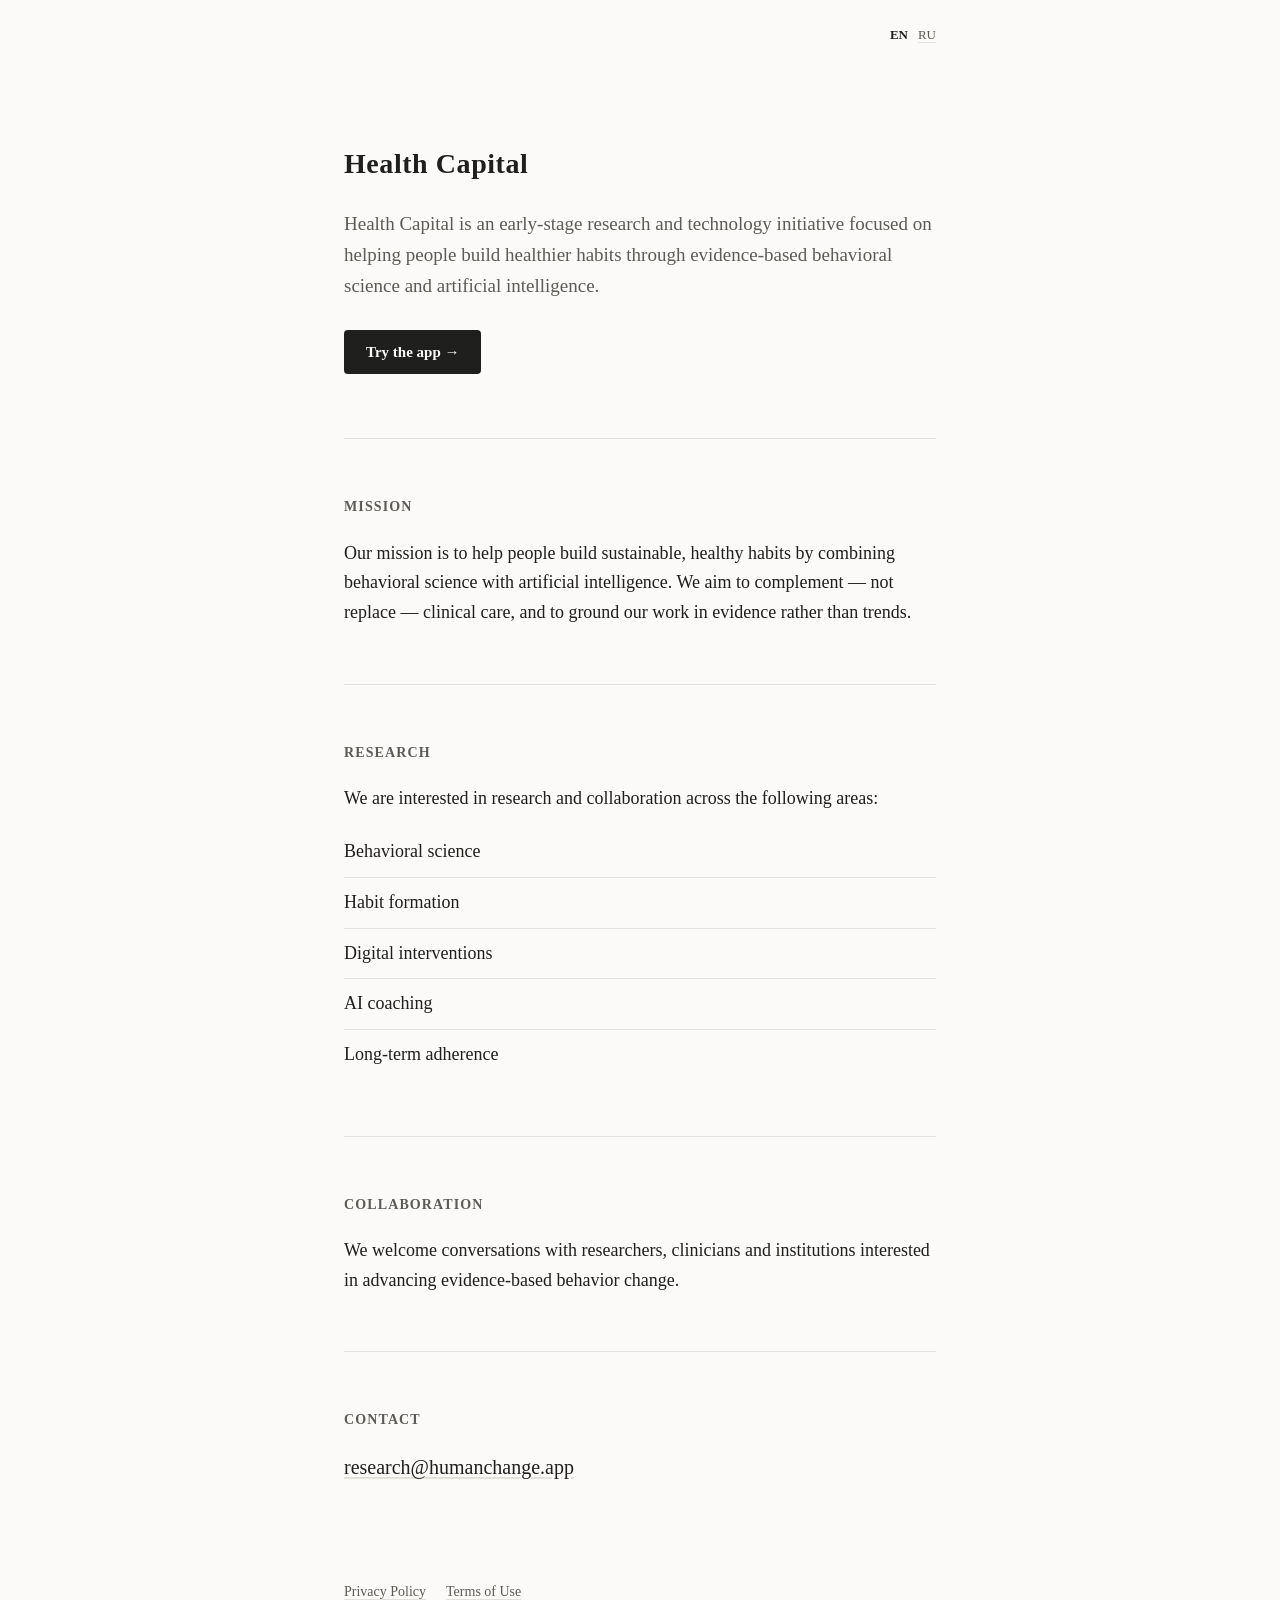
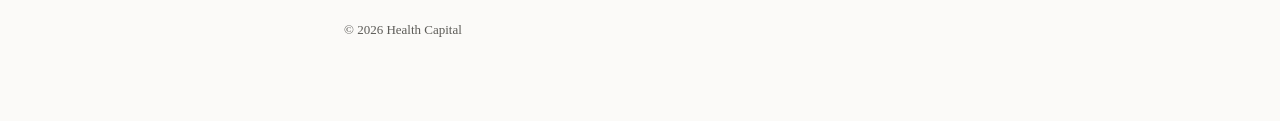
<file: index.html>
<!doctype html>
<html lang="en">
<head>
<meta charset="utf-8">
<meta name="viewport" content="width=device-width, initial-scale=1">
<title>Health Capital — Research &amp; Technology Initiative</title>
<meta name="description" content="Health Capital is an early-stage research and technology initiative focused on helping people build healthier habits through evidence-based behavioral science and artificial intelligence.">
<link rel="stylesheet" href="styles.css">
</head>
<body>

<div class="wrap">
  <div class="lang-switch">
    <span class="active">EN</span>
    <a href="ru/index.html">RU</a>
  </div>
  <header class="hero">
    <h1>Health Capital</h1>
    <p>Health Capital is an early-stage research and technology initiative focused on helping people build healthier habits through evidence-based behavioral science and artificial intelligence.</p>
    <p class="cta"><a class="cta-button" href="/app/">Try the app →</a></p>
  </header>

  <main>
    <section id="mission">
      <h2>Mission</h2>
      <p>Our mission is to help people build sustainable, healthy habits by combining behavioral science with artificial intelligence. We aim to complement — not replace — clinical care, and to ground our work in evidence rather than trends.</p>
    </section>

    <section id="research">
      <h2>Research</h2>
      <p>We are interested in research and collaboration across the following areas:</p>
      <ul class="research-list">
        <li>Behavioral science</li>
        <li>Habit formation</li>
        <li>Digital interventions</li>
        <li>AI coaching</li>
        <li>Long-term adherence</li>
      </ul>
    </section>

    <section id="collaboration">
      <h2>Collaboration</h2>
      <p>We welcome conversations with researchers, clinicians and institutions interested in advancing evidence-based behavior change.</p>
    </section>

    <section id="contact">
      <h2>Contact</h2>
      <p class="contact-email"><a href="mailto:research@humanchange.app">research@humanchange.app</a></p>
    </section>
  </main>

  <footer>
    <div class="footer-links">
      <a href="privacy.html">Privacy Policy</a>
      <a href="terms.html">Terms of Use</a>
    </div>
    <p class="copyright">© 2026 Health Capital</p>
  </footer>
</div>

</body>
</html>
</file>
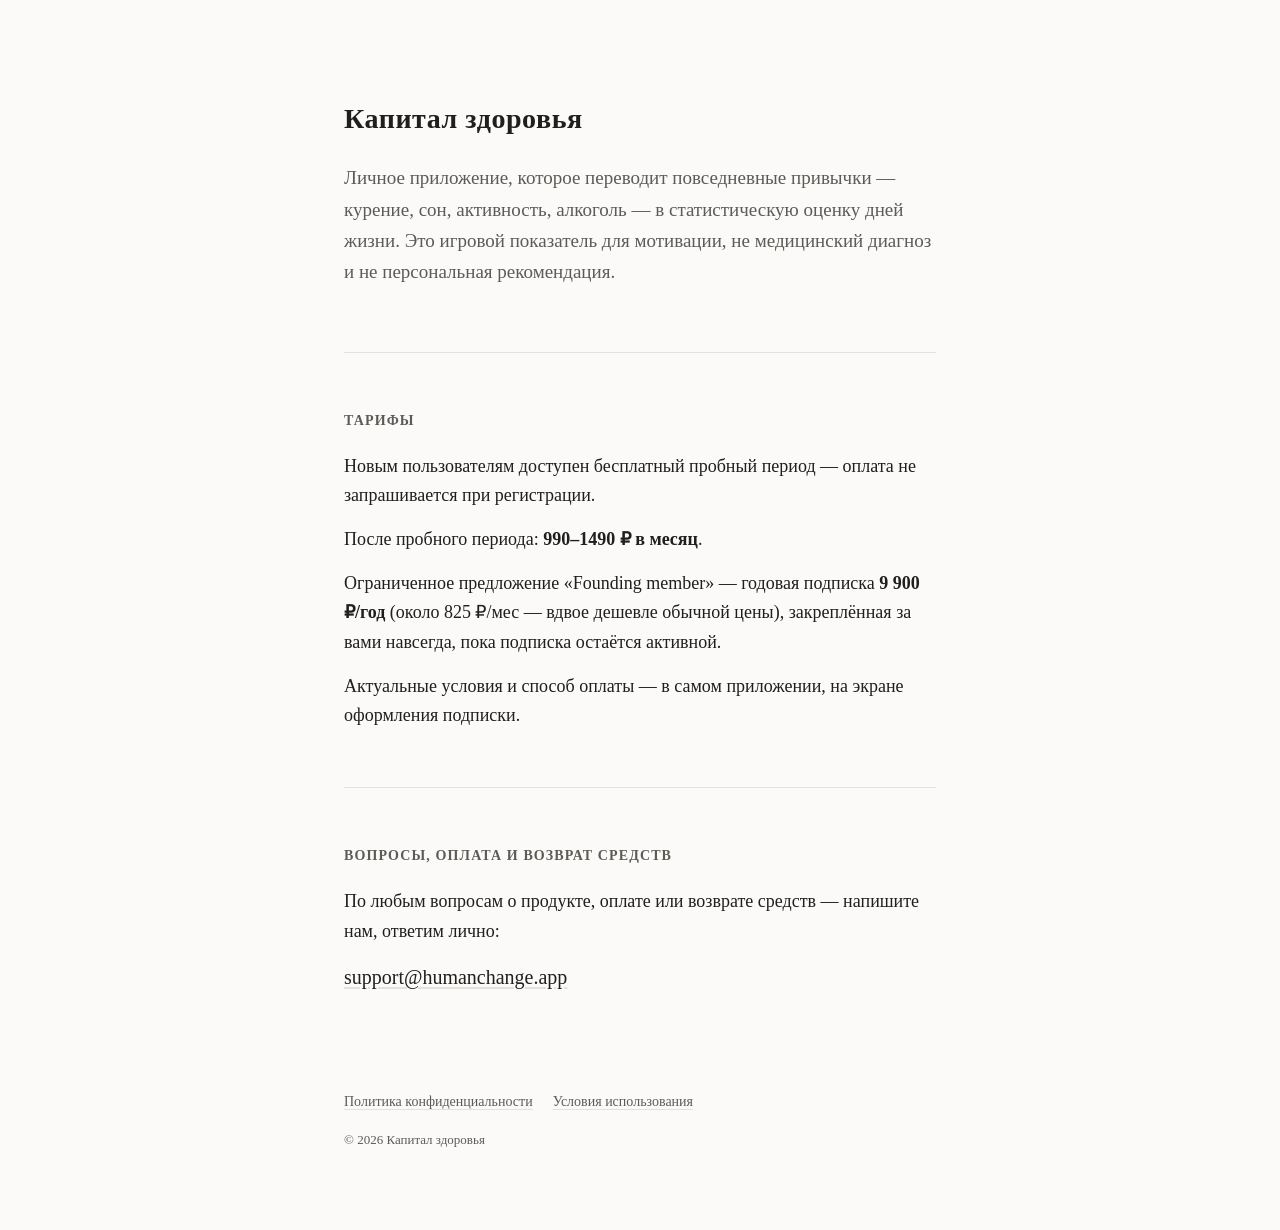
<file: product/index.html>
<!doctype html>
<html lang="ru">
<head>
<meta charset="utf-8">
<meta name="viewport" content="width=device-width, initial-scale=1">
<title>Капитал здоровья — тарифы и контакты</title>
<meta name="description" content="Капитал здоровья — приложение для отслеживания здоровых привычек. Тарифы, пробный период и контакты по вопросам оплаты и возврата средств.">
<link rel="stylesheet" href="../styles.css">
</head>
<body>

<div class="wrap">
  <header class="hero">
    <h1>Капитал здоровья</h1>
    <p>Личное приложение, которое переводит повседневные привычки — курение, сон, активность, алкоголь — в статистическую оценку дней жизни. Это игровой показатель для мотивации, не медицинский диагноз и не персональная рекомендация.</p>
  </header>

  <main>
    <section id="pricing">
      <h2>Тарифы</h2>
      <p>Новым пользователям доступен бесплатный пробный период — оплата не запрашивается при регистрации.</p>
      <p>После пробного периода: <strong>990–1490 ₽ в месяц</strong>.</p>
      <p>Ограниченное предложение «Founding member» — годовая подписка <strong>9 900 ₽/год</strong> (около 825 ₽/мес — вдвое дешевле обычной цены), закреплённая за вами навсегда, пока подписка остаётся активной.</p>
      <p>Актуальные условия и способ оплаты — в самом приложении, на экране оформления подписки.</p>
    </section>

    <section id="contact">
      <h2>Вопросы, оплата и возврат средств</h2>
      <p>По любым вопросам о продукте, оплате или возврате средств — напишите нам, ответим лично:</p>
      <p class="contact-email"><a href="mailto:support@humanchange.app">support@humanchange.app</a></p>
    </section>
  </main>

  <footer>
    <div class="footer-links">
      <a href="../ru/privacy.html">Политика конфиденциальности</a>
      <a href="../ru/terms.html">Условия использования</a>
    </div>
    <p class="copyright">© 2026 Капитал здоровья</p>
  </footer>
</div>

</body>
</html>
</file>
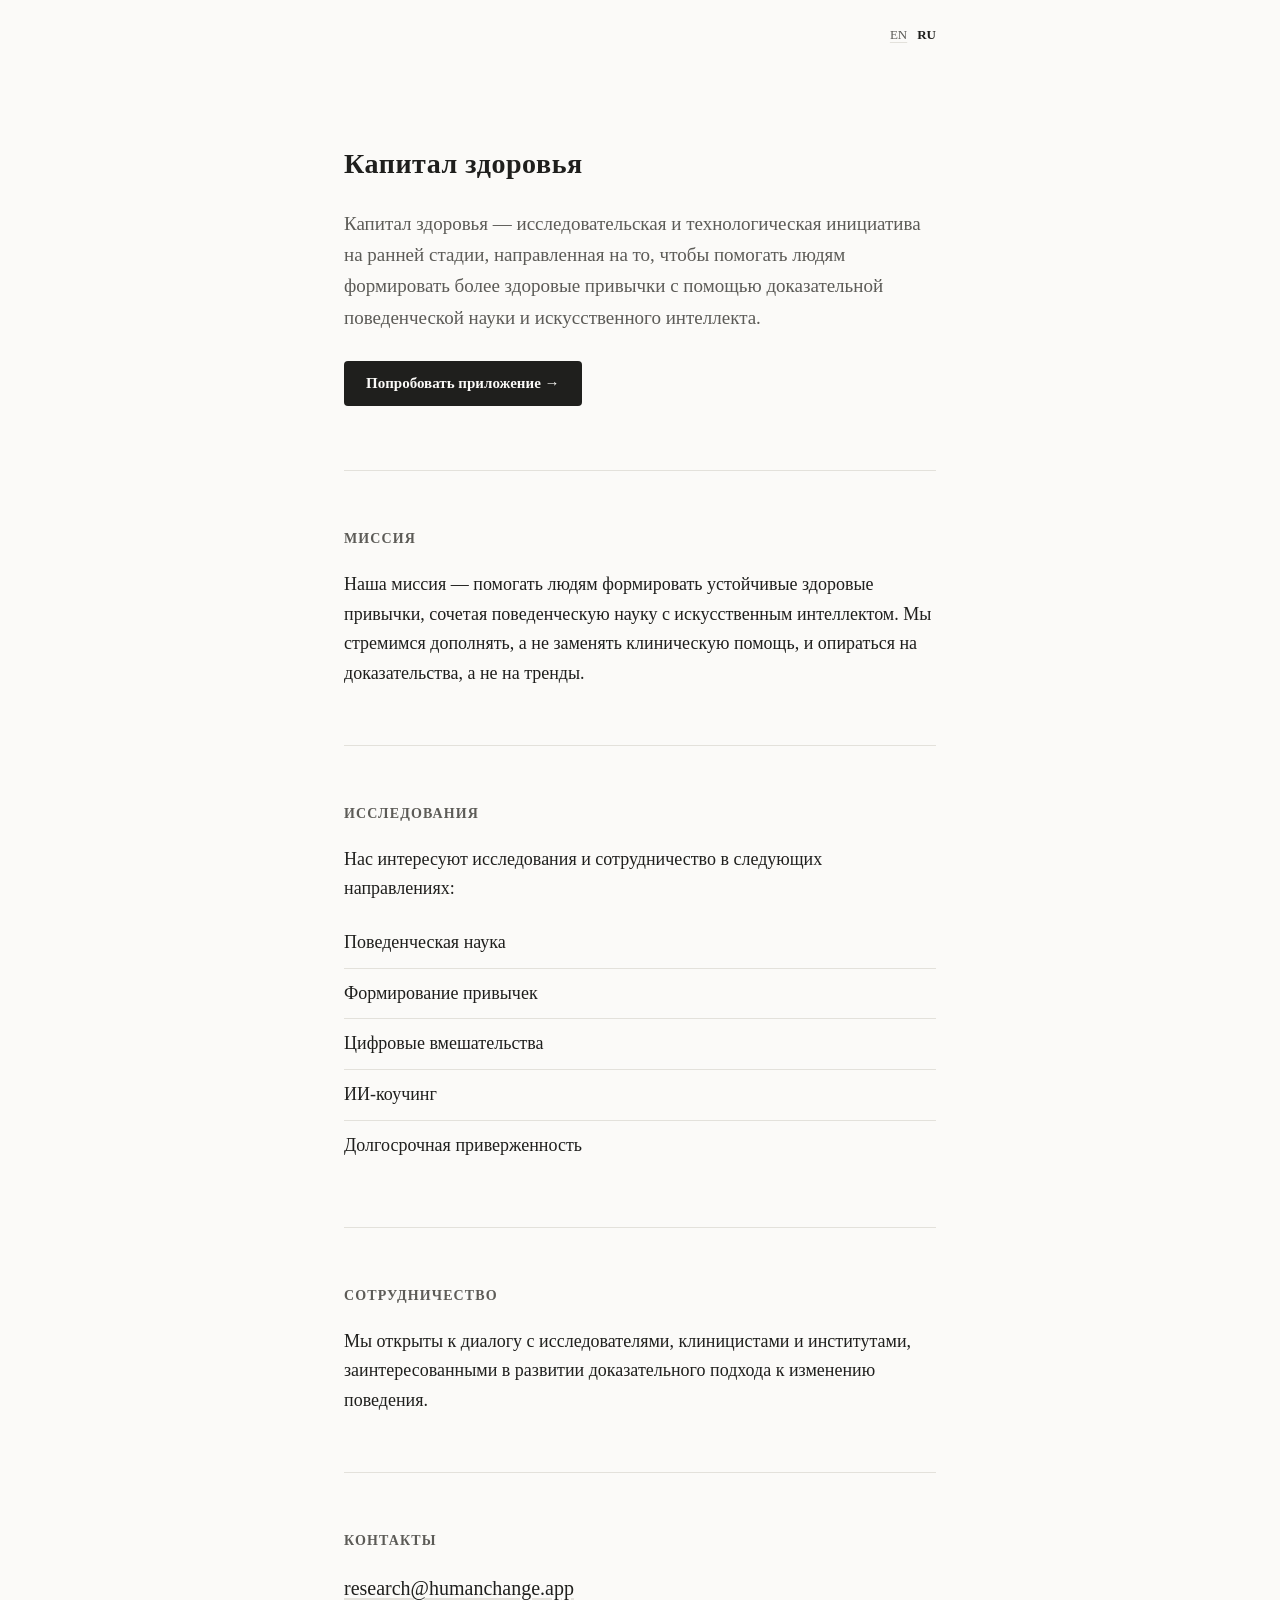
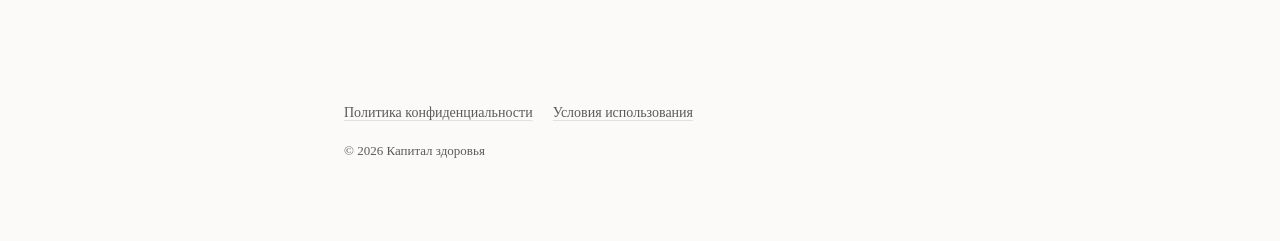
<file: ru/index.html>
<!doctype html>
<html lang="ru">
<head>
<meta charset="utf-8">
<meta name="viewport" content="width=device-width, initial-scale=1">
<title>Капитал здоровья — исследовательская и технологическая инициатива</title>
<meta name="description" content="Капитал здоровья — исследовательская и технологическая инициатива на ранней стадии, направленная на то, чтобы помогать людям формировать более здоровые привычки с помощью доказательной поведенческой науки и искусственного интеллекта.">
<link rel="stylesheet" href="../styles.css">
</head>
<body>

<div class="wrap">
  <div class="lang-switch">
    <a href="../index.html">EN</a>
    <span class="active">RU</span>
  </div>
  <header class="hero">
    <h1>Капитал здоровья</h1>
    <p>Капитал здоровья — исследовательская и технологическая инициатива на ранней стадии, направленная на то, чтобы помогать людям формировать более здоровые привычки с помощью доказательной поведенческой науки и искусственного интеллекта.</p>
    <p class="cta"><a class="cta-button" href="/app/">Попробовать приложение →</a></p>
  </header>

  <main>
    <section id="mission">
      <h2>Миссия</h2>
      <p>Наша миссия — помогать людям формировать устойчивые здоровые привычки, сочетая поведенческую науку с искусственным интеллектом. Мы стремимся дополнять, а не заменять клиническую помощь, и опираться на доказательства, а не на тренды.</p>
    </section>

    <section id="research">
      <h2>Исследования</h2>
      <p>Нас интересуют исследования и сотрудничество в следующих направлениях:</p>
      <ul class="research-list">
        <li>Поведенческая наука</li>
        <li>Формирование привычек</li>
        <li>Цифровые вмешательства</li>
        <li>ИИ-коучинг</li>
        <li>Долгосрочная приверженность</li>
      </ul>
    </section>

    <section id="collaboration">
      <h2>Сотрудничество</h2>
      <p>Мы открыты к диалогу с исследователями, клиницистами и институтами, заинтересованными в развитии доказательного подхода к изменению поведения.</p>
    </section>

    <section id="contact">
      <h2>Контакты</h2>
      <p class="contact-email"><a href="mailto:research@humanchange.app">research@humanchange.app</a></p>
    </section>
  </main>

  <footer>
    <div class="footer-links">
      <a href="privacy.html">Политика конфиденциальности</a>
      <a href="terms.html">Условия использования</a>
    </div>
    <p class="copyright">© 2026 Капитал здоровья</p>
  </footer>
</div>

</body>
</html>
</file>
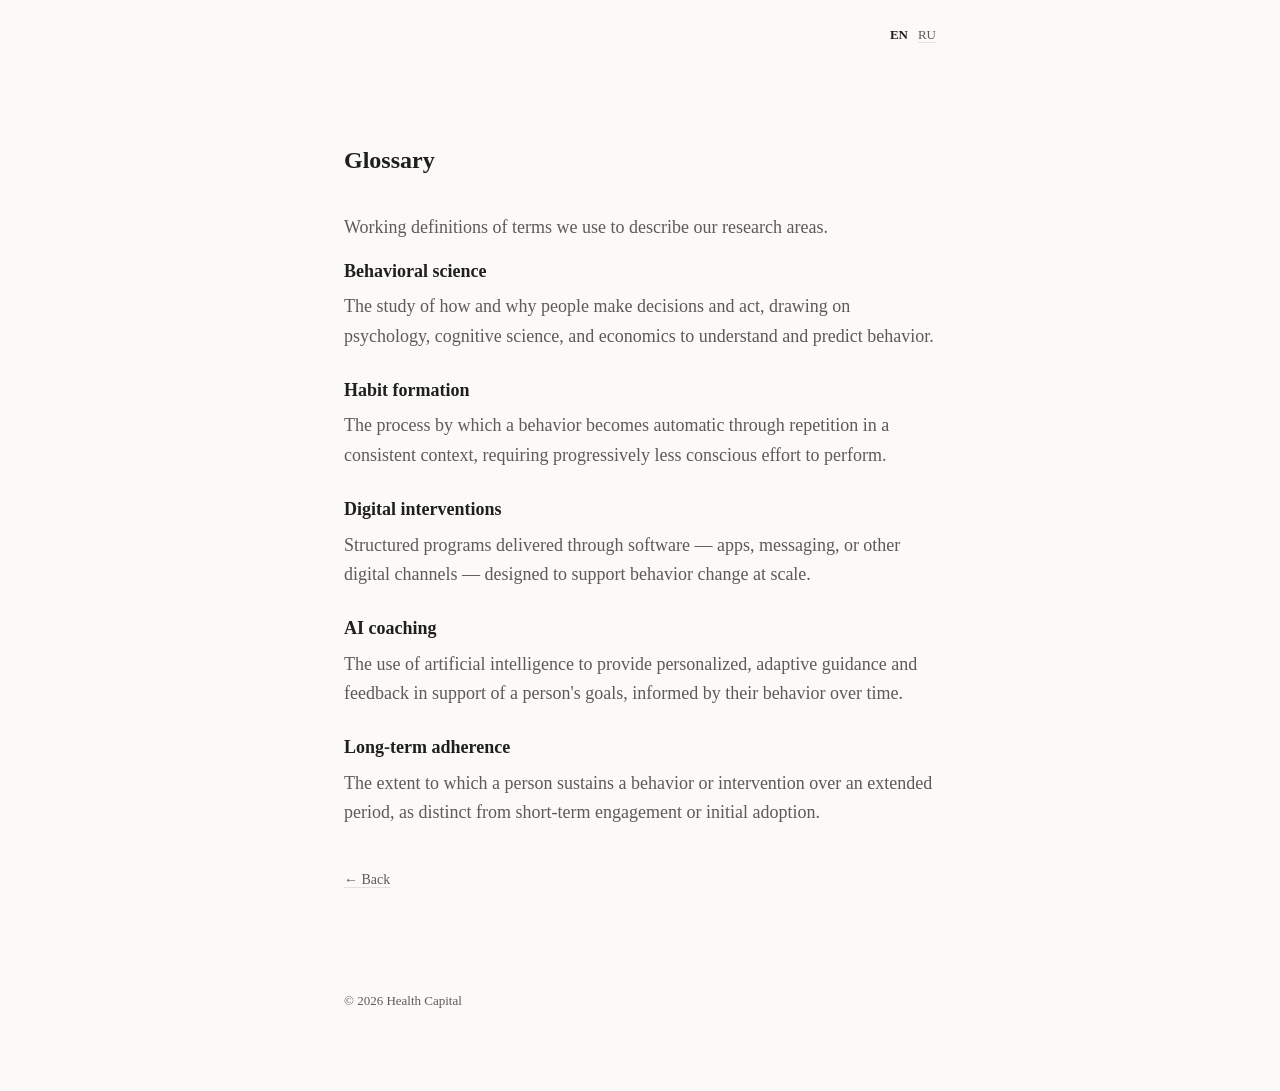
<file: glossary.html>
<!doctype html>
<html lang="en">
<head>
<meta charset="utf-8">
<meta name="viewport" content="width=device-width, initial-scale=1">
<title>Glossary — Health Capital</title>
<meta name="description" content="Definitions of key terms used in Health Capital's research: behavioral science, habit formation, digital interventions, AI coaching, and long-term adherence.">
<link rel="stylesheet" href="styles.css">
</head>
<body>

<div class="wrap page-content">
  <div class="lang-switch">
    <span class="active">EN</span>
    <a href="ru/glossary.html">RU</a>
  </div>
  <h1>Glossary</h1>

  <section>
    <p>Working definitions of terms we use to describe our research areas.</p>

    <dl class="glossary-list">
      <dt>Behavioral science</dt>
      <dd>The study of how and why people make decisions and act, drawing on psychology, cognitive science, and economics to understand and predict behavior.</dd>

      <dt>Habit formation</dt>
      <dd>The process by which a behavior becomes automatic through repetition in a consistent context, requiring progressively less conscious effort to perform.</dd>

      <dt>Digital interventions</dt>
      <dd>Structured programs delivered through software — apps, messaging, or other digital channels — designed to support behavior change at scale.</dd>

      <dt>AI coaching</dt>
      <dd>The use of artificial intelligence to provide personalized, adaptive guidance and feedback in support of a person's goals, informed by their behavior over time.</dd>

      <dt>Long-term adherence</dt>
      <dd>The extent to which a person sustains a behavior or intervention over an extended period, as distinct from short-term engagement or initial adoption.</dd>
    </dl>

    <a class="back-link" href="index.html" onclick="if (history.length > 1) { history.back(); return false; }">&larr; Back</a>
  </section>

  <footer>
    <p class="copyright">© 2026 Health Capital</p>
  </footer>
</div>

</body>
</html>
</file>
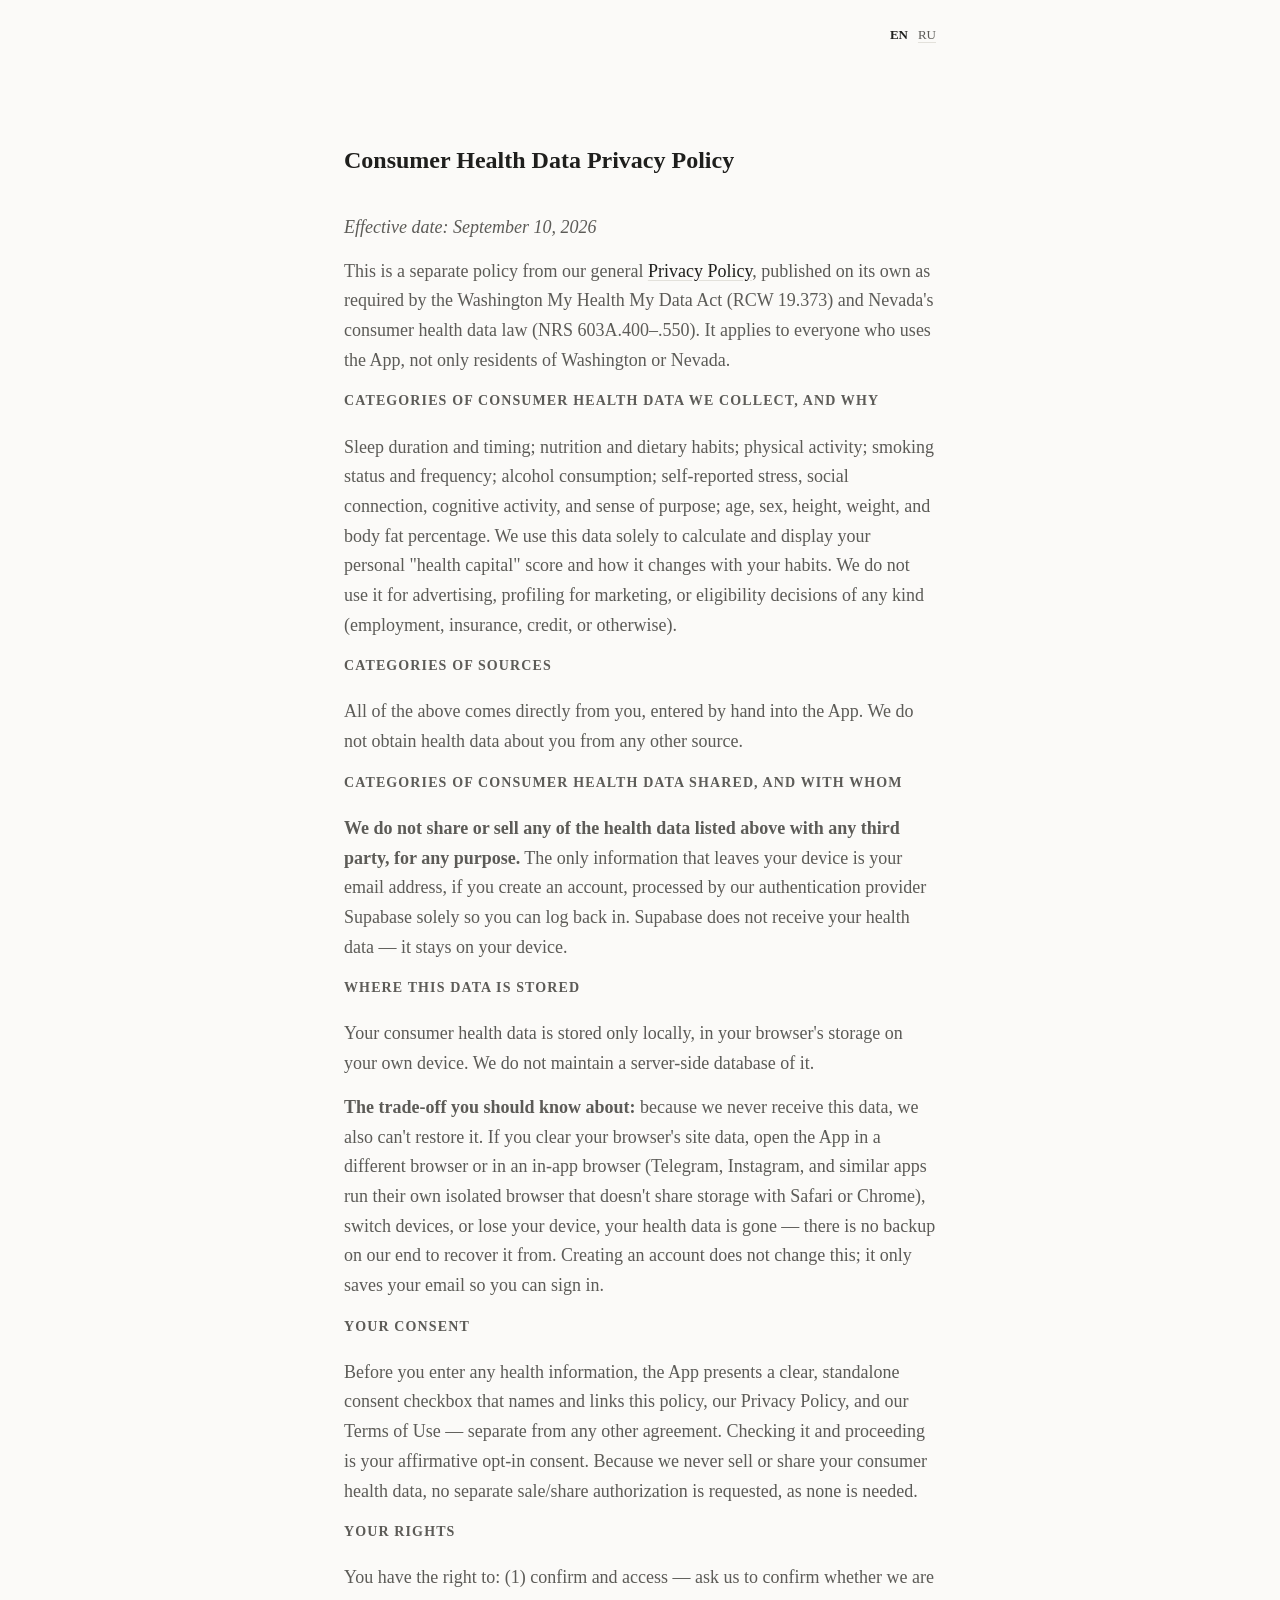
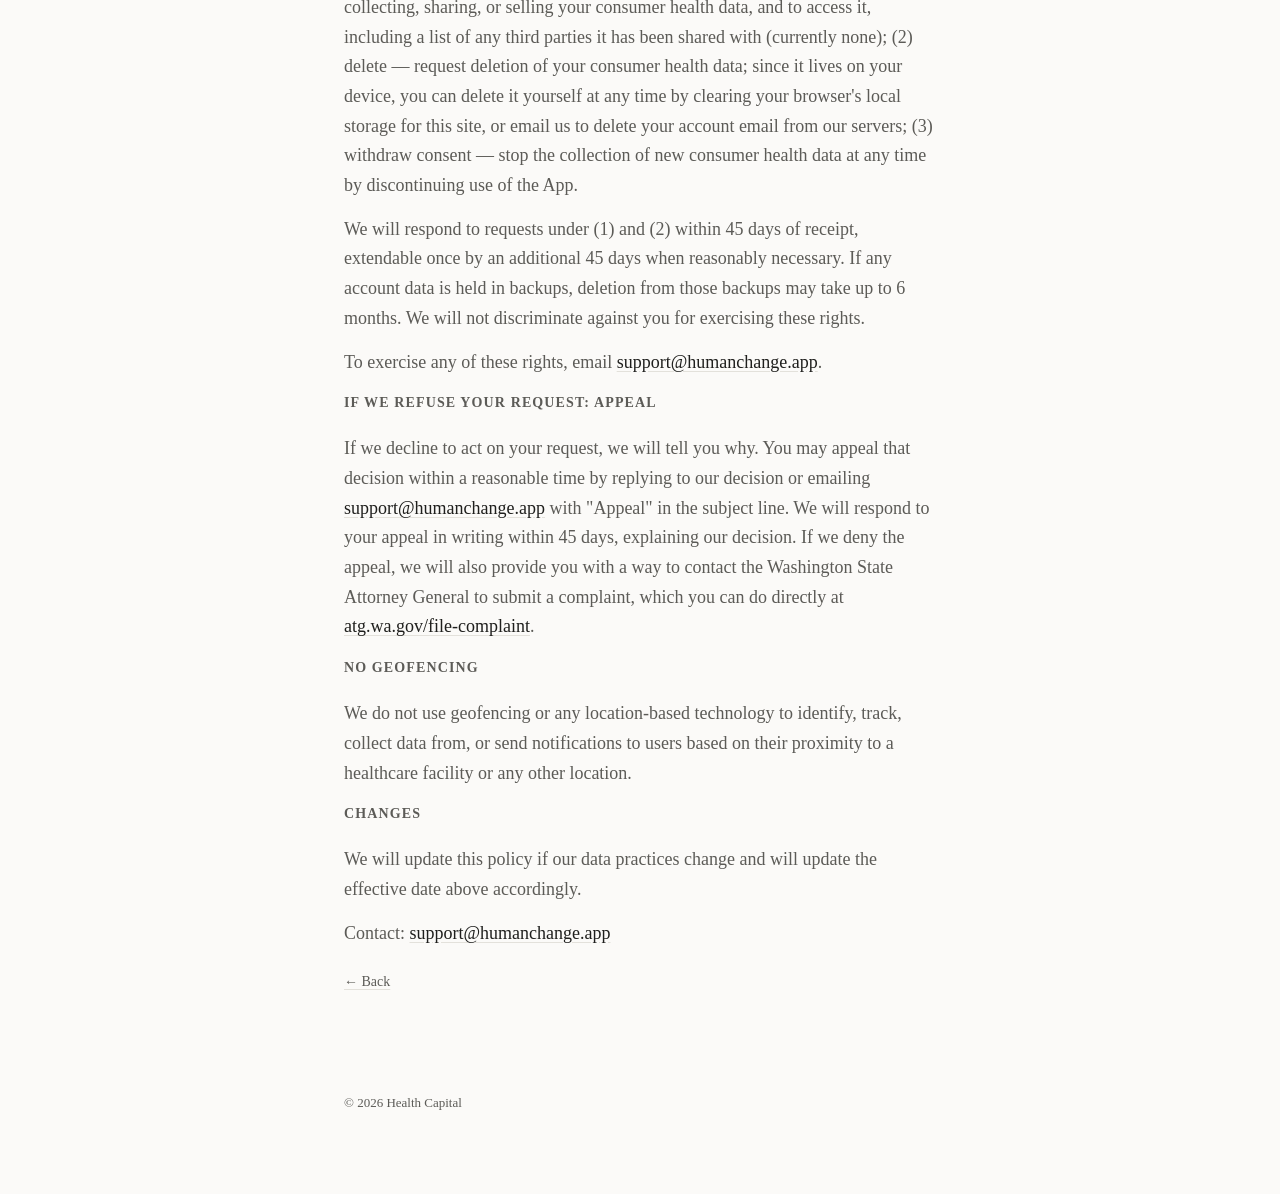
<file: health-data.html>
<!doctype html>
<html lang="en">
<head>
<meta charset="utf-8">
<meta name="viewport" content="width=device-width, initial-scale=1">
<title>Consumer Health Data Privacy Policy — Health Capital</title>
<link rel="stylesheet" href="styles.css">
</head>
<body>

<div class="wrap page-content">
  <div class="lang-switch">
    <span class="active">EN</span>
    <a href="ru/health-data.html">RU</a>
  </div>
  <h1>Consumer Health Data Privacy Policy</h1>

  <section>
    <p><em>Effective date: September 10, 2026</em></p>

    <p>This is a separate policy from our general <a href="privacy.html">Privacy Policy</a>, published on its own as required by the Washington My Health My Data Act (RCW 19.373) and Nevada's consumer health data law (NRS 603A.400–.550). It applies to everyone who uses the App, not only residents of Washington or Nevada.</p>

    <h2>Categories of consumer health data we collect, and why</h2>
    <p>Sleep duration and timing; nutrition and dietary habits; physical activity; smoking status and frequency; alcohol consumption; self-reported stress, social connection, cognitive activity, and sense of purpose; age, sex, height, weight, and body fat percentage. We use this data solely to calculate and display your personal "health capital" score and how it changes with your habits. We do not use it for advertising, profiling for marketing, or eligibility decisions of any kind (employment, insurance, credit, or otherwise).</p>

    <h2>Categories of sources</h2>
    <p>All of the above comes directly from you, entered by hand into the App. We do not obtain health data about you from any other source.</p>

    <h2>Categories of consumer health data shared, and with whom</h2>
    <p><strong>We do not share or sell any of the health data listed above with any third party, for any purpose.</strong> The only information that leaves your device is your email address, if you create an account, processed by our authentication provider Supabase solely so you can log back in. Supabase does not receive your health data — it stays on your device.</p>

    <h2>Where this data is stored</h2>
    <p>Your consumer health data is stored only locally, in your browser's storage on your own device. We do not maintain a server-side database of it.</p>
    <p><strong>The trade-off you should know about:</strong> because we never receive this data, we also can't restore it. If you clear your browser's site data, open the App in a different browser or in an in-app browser (Telegram, Instagram, and similar apps run their own isolated browser that doesn't share storage with Safari or Chrome), switch devices, or lose your device, your health data is gone — there is no backup on our end to recover it from. Creating an account does not change this; it only saves your email so you can sign in.</p>

    <h2>Your consent</h2>
    <p>Before you enter any health information, the App presents a clear, standalone consent checkbox that names and links this policy, our Privacy Policy, and our Terms of Use — separate from any other agreement. Checking it and proceeding is your affirmative opt-in consent. Because we never sell or share your consumer health data, no separate sale/share authorization is requested, as none is needed.</p>

    <h2>Your rights</h2>
    <p>You have the right to: (1) confirm and access — ask us to confirm whether we are collecting, sharing, or selling your consumer health data, and to access it, including a list of any third parties it has been shared with (currently none); (2) delete — request deletion of your consumer health data; since it lives on your device, you can delete it yourself at any time by clearing your browser's local storage for this site, or email us to delete your account email from our servers; (3) withdraw consent — stop the collection of new consumer health data at any time by discontinuing use of the App.</p>
    <p>We will respond to requests under (1) and (2) within 45 days of receipt, extendable once by an additional 45 days when reasonably necessary. If any account data is held in backups, deletion from those backups may take up to 6 months. We will not discriminate against you for exercising these rights.</p>
    <p>To exercise any of these rights, email <a href="mailto:support@humanchange.app">support@humanchange.app</a>.</p>

    <h2>If we refuse your request: appeal</h2>
    <p>If we decline to act on your request, we will tell you why. You may appeal that decision within a reasonable time by replying to our decision or emailing <a href="mailto:support@humanchange.app">support@humanchange.app</a> with "Appeal" in the subject line. We will respond to your appeal in writing within 45 days, explaining our decision. If we deny the appeal, we will also provide you with a way to contact the Washington State Attorney General to submit a complaint, which you can do directly at <a href="https://www.atg.wa.gov/file-complaint" target="_blank" rel="noopener noreferrer">atg.wa.gov/file-complaint</a>.</p>

    <h2>No geofencing</h2>
    <p>We do not use geofencing or any location-based technology to identify, track, collect data from, or send notifications to users based on their proximity to a healthcare facility or any other location.</p>

    <h2>Changes</h2>
    <p>We will update this policy if our data practices change and will update the effective date above accordingly.</p>

    <p>Contact: <a href="mailto:support@humanchange.app">support@humanchange.app</a></p>
    <a class="back-link" href="index.html" onclick="if (history.length > 1) { history.back(); return false; }">&larr; Back</a>
  </section>

  <footer>
    <p class="copyright">© 2026 Health Capital</p>
  </footer>
</div>

</body>
</html>
</file>
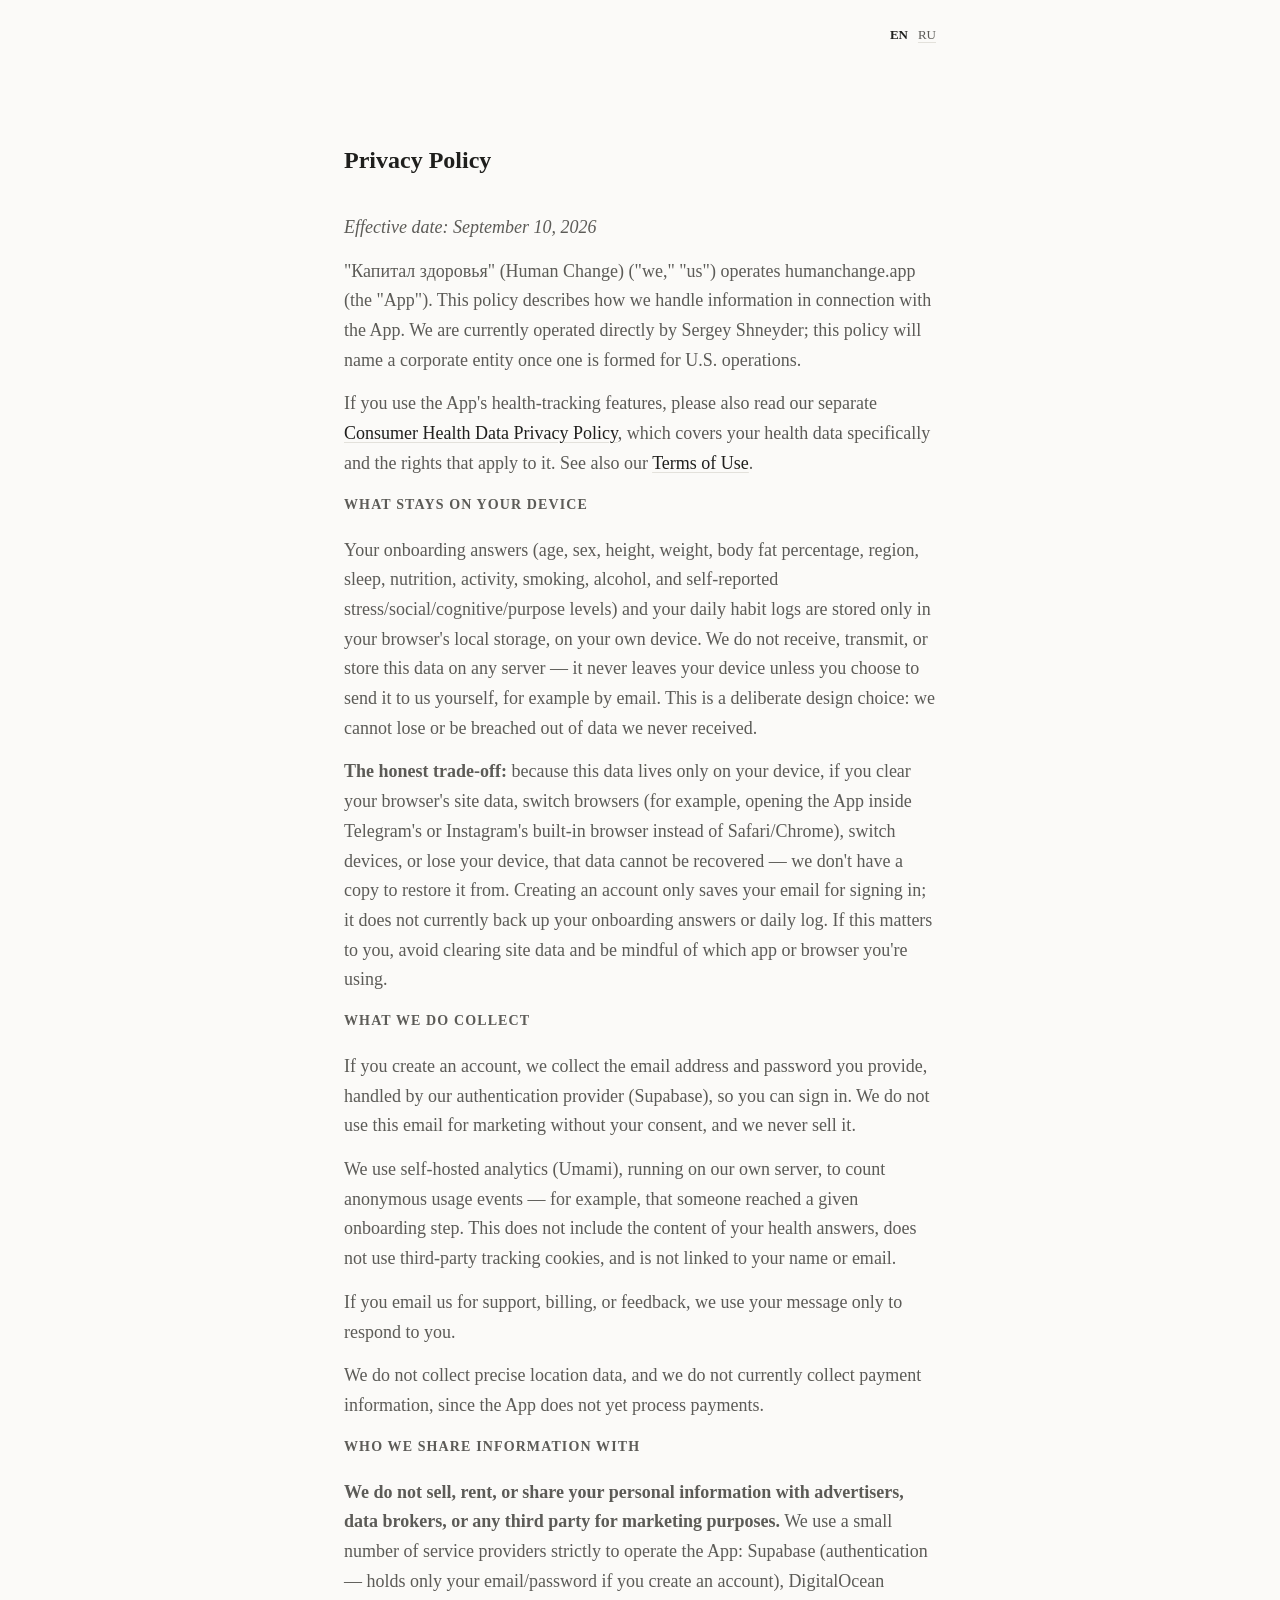
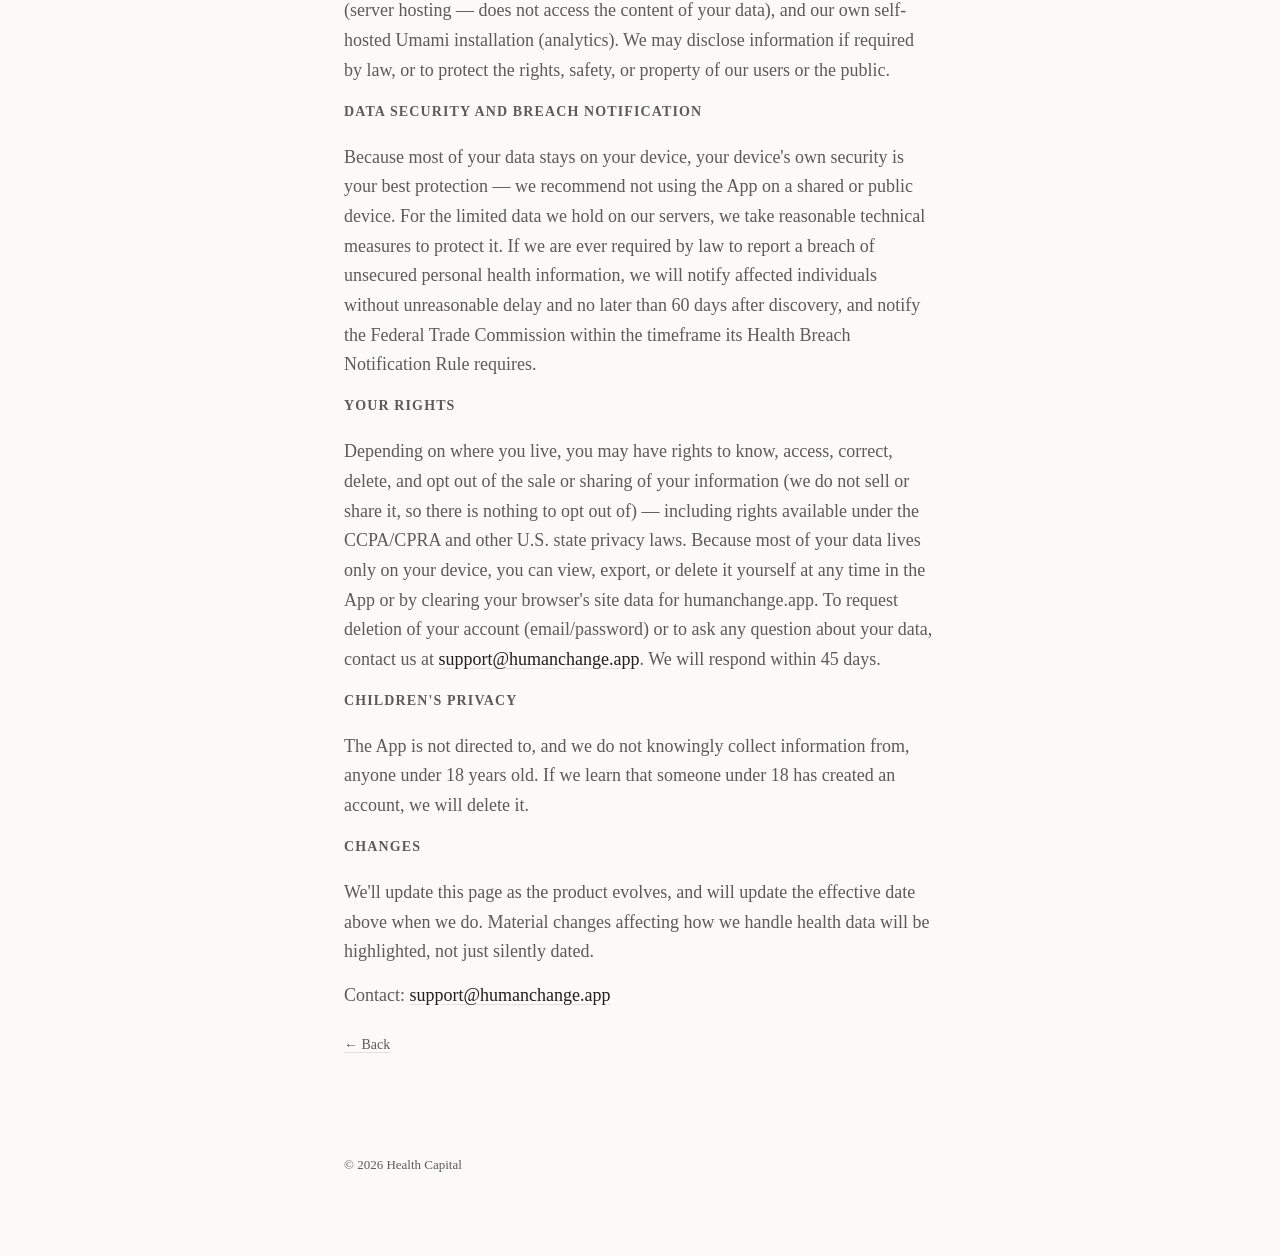
<file: privacy.html>
<!doctype html>
<html lang="en">
<head>
<meta charset="utf-8">
<meta name="viewport" content="width=device-width, initial-scale=1">
<title>Privacy Policy — Health Capital</title>
<link rel="stylesheet" href="styles.css">
</head>
<body>

<div class="wrap page-content">
  <div class="lang-switch">
    <span class="active">EN</span>
    <a href="ru/privacy.html">RU</a>
  </div>
  <h1>Privacy Policy</h1>

  <section>
    <p><em>Effective date: September 10, 2026</em></p>

    <p>"Капитал здоровья" (Human Change) ("we," "us") operates humanchange.app (the "App"). This policy describes how we handle information in connection with the App. We are currently operated directly by Sergey Shneyder; this policy will name a corporate entity once one is formed for U.S. operations.</p>

    <p>If you use the App's health-tracking features, please also read our separate <a href="health-data.html">Consumer Health Data Privacy Policy</a>, which covers your health data specifically and the rights that apply to it. See also our <a href="terms.html">Terms of Use</a>.</p>

    <h2>What stays on your device</h2>
    <p>Your onboarding answers (age, sex, height, weight, body fat percentage, region, sleep, nutrition, activity, smoking, alcohol, and self-reported stress/social/cognitive/purpose levels) and your daily habit logs are stored only in your browser's local storage, on your own device. We do not receive, transmit, or store this data on any server — it never leaves your device unless you choose to send it to us yourself, for example by email. This is a deliberate design choice: we cannot lose or be breached out of data we never received.</p>
    <p><strong>The honest trade-off:</strong> because this data lives only on your device, if you clear your browser's site data, switch browsers (for example, opening the App inside Telegram's or Instagram's built-in browser instead of Safari/Chrome), switch devices, or lose your device, that data cannot be recovered — we don't have a copy to restore it from. Creating an account only saves your email for signing in; it does not currently back up your onboarding answers or daily log. If this matters to you, avoid clearing site data and be mindful of which app or browser you're using.</p>

    <h2>What we do collect</h2>
    <p>If you create an account, we collect the email address and password you provide, handled by our authentication provider (Supabase), so you can sign in. We do not use this email for marketing without your consent, and we never sell it.</p>
    <p>We use self-hosted analytics (Umami), running on our own server, to count anonymous usage events — for example, that someone reached a given onboarding step. This does not include the content of your health answers, does not use third-party tracking cookies, and is not linked to your name or email.</p>
    <p>If you email us for support, billing, or feedback, we use your message only to respond to you.</p>
    <p>We do not collect precise location data, and we do not currently collect payment information, since the App does not yet process payments.</p>

    <h2>Who we share information with</h2>
    <p><strong>We do not sell, rent, or share your personal information with advertisers, data brokers, or any third party for marketing purposes.</strong> We use a small number of service providers strictly to operate the App: Supabase (authentication — holds only your email/password if you create an account), DigitalOcean (server hosting — does not access the content of your data), and our own self-hosted Umami installation (analytics). We may disclose information if required by law, or to protect the rights, safety, or property of our users or the public.</p>

    <h2>Data security and breach notification</h2>
    <p>Because most of your data stays on your device, your device's own security is your best protection — we recommend not using the App on a shared or public device. For the limited data we hold on our servers, we take reasonable technical measures to protect it. If we are ever required by law to report a breach of unsecured personal health information, we will notify affected individuals without unreasonable delay and no later than 60 days after discovery, and notify the Federal Trade Commission within the timeframe its Health Breach Notification Rule requires.</p>

    <h2>Your rights</h2>
    <p>Depending on where you live, you may have rights to know, access, correct, delete, and opt out of the sale or sharing of your information (we do not sell or share it, so there is nothing to opt out of) — including rights available under the CCPA/CPRA and other U.S. state privacy laws. Because most of your data lives only on your device, you can view, export, or delete it yourself at any time in the App or by clearing your browser's site data for humanchange.app. To request deletion of your account (email/password) or to ask any question about your data, contact us at <a href="mailto:support@humanchange.app">support@humanchange.app</a>. We will respond within 45 days.</p>

    <h2>Children's privacy</h2>
    <p>The App is not directed to, and we do not knowingly collect information from, anyone under 18 years old. If we learn that someone under 18 has created an account, we will delete it.</p>

    <h2>Changes</h2>
    <p>We'll update this page as the product evolves, and will update the effective date above when we do. Material changes affecting how we handle health data will be highlighted, not just silently dated.</p>

    <p>Contact: <a href="mailto:support@humanchange.app">support@humanchange.app</a></p>
    <a class="back-link" href="index.html" onclick="if (history.length > 1) { history.back(); return false; }">&larr; Back</a>
  </section>

  <footer>
    <p class="copyright">© 2026 Health Capital</p>
  </footer>
</div>

</body>
</html>
</file>
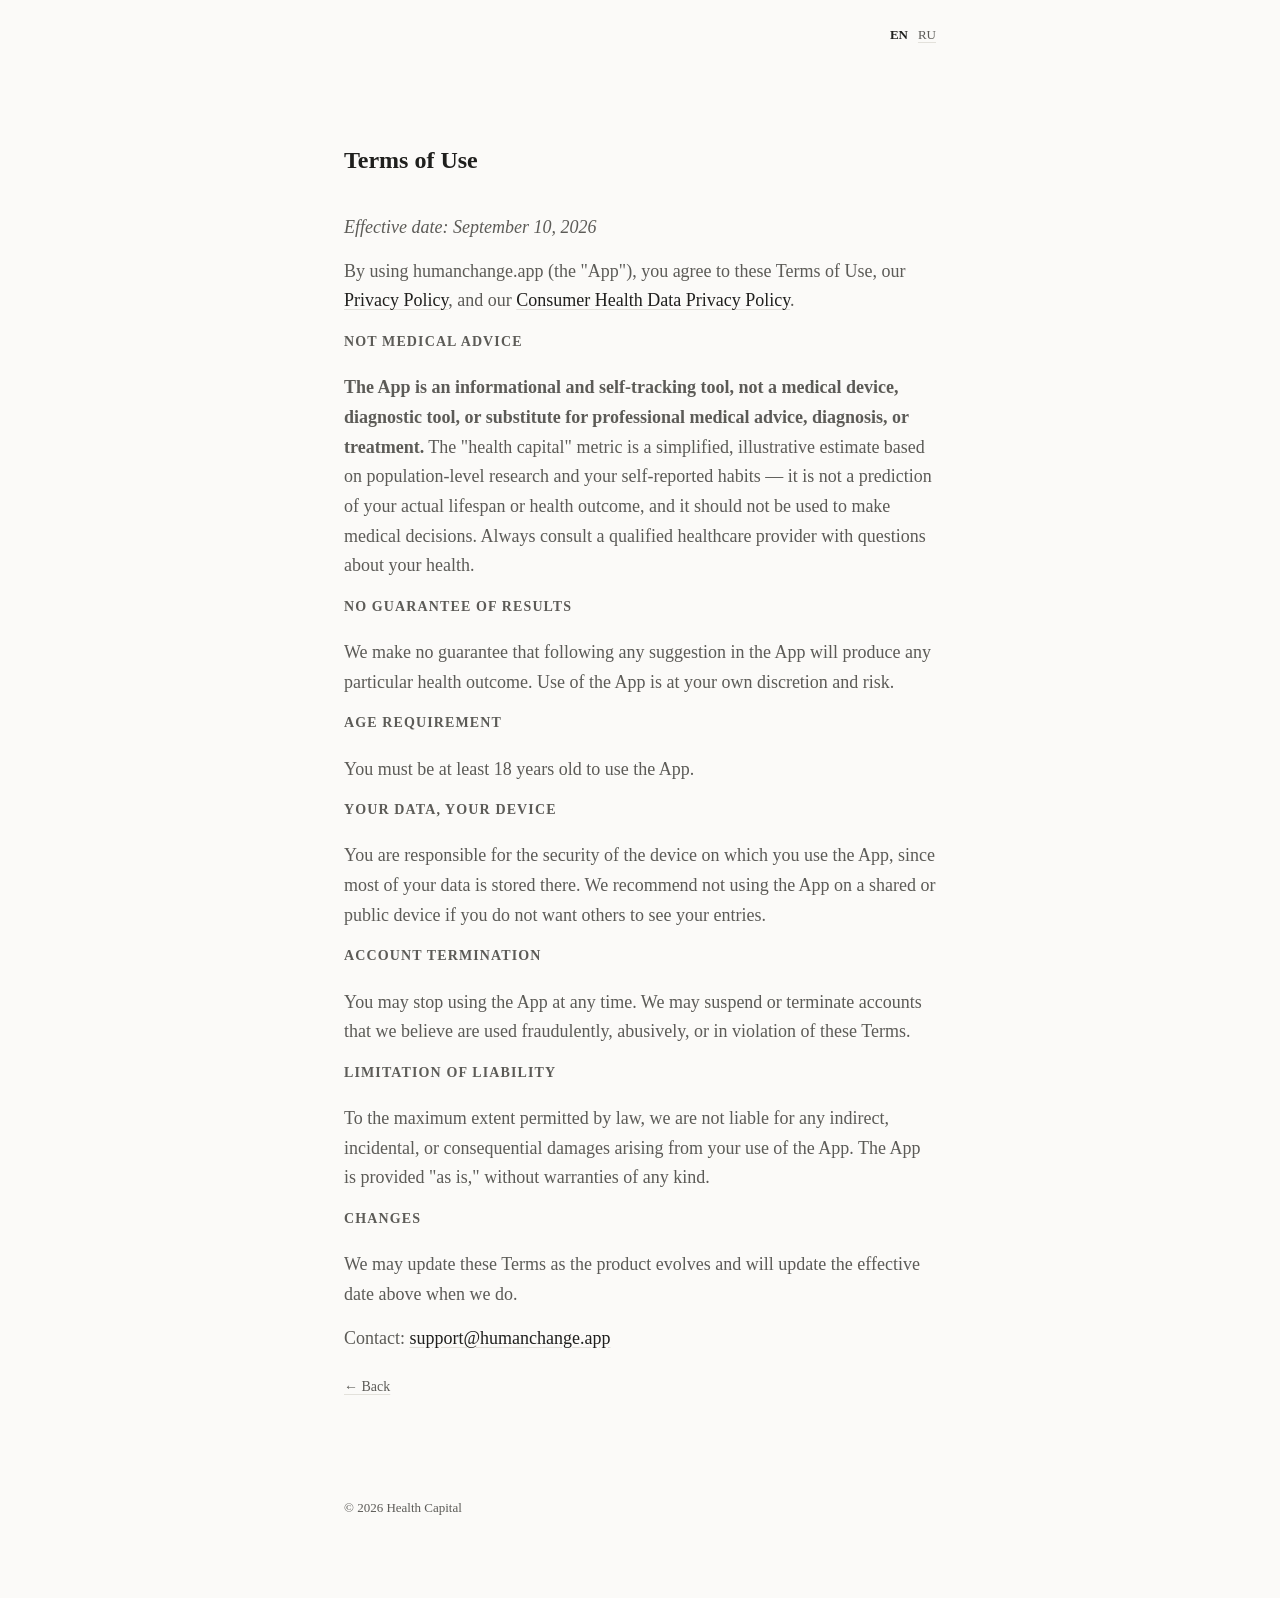
<file: terms.html>
<!doctype html>
<html lang="en">
<head>
<meta charset="utf-8">
<meta name="viewport" content="width=device-width, initial-scale=1">
<title>Terms of Use — Health Capital</title>
<link rel="stylesheet" href="styles.css">
</head>
<body>

<div class="wrap page-content">
  <div class="lang-switch">
    <span class="active">EN</span>
    <a href="ru/terms.html">RU</a>
  </div>
  <h1>Terms of Use</h1>

  <section>
    <p><em>Effective date: September 10, 2026</em></p>

    <p>By using humanchange.app (the "App"), you agree to these Terms of Use, our <a href="privacy.html">Privacy Policy</a>, and our <a href="health-data.html">Consumer Health Data Privacy Policy</a>.</p>

    <h2>Not medical advice</h2>
    <p><strong>The App is an informational and self-tracking tool, not a medical device, diagnostic tool, or substitute for professional medical advice, diagnosis, or treatment.</strong> The "health capital" metric is a simplified, illustrative estimate based on population-level research and your self-reported habits — it is not a prediction of your actual lifespan or health outcome, and it should not be used to make medical decisions. Always consult a qualified healthcare provider with questions about your health.</p>

    <h2>No guarantee of results</h2>
    <p>We make no guarantee that following any suggestion in the App will produce any particular health outcome. Use of the App is at your own discretion and risk.</p>

    <h2>Age requirement</h2>
    <p>You must be at least 18 years old to use the App.</p>

    <h2>Your data, your device</h2>
    <p>You are responsible for the security of the device on which you use the App, since most of your data is stored there. We recommend not using the App on a shared or public device if you do not want others to see your entries.</p>

    <h2>Account termination</h2>
    <p>You may stop using the App at any time. We may suspend or terminate accounts that we believe are used fraudulently, abusively, or in violation of these Terms.</p>

    <h2>Limitation of liability</h2>
    <p>To the maximum extent permitted by law, we are not liable for any indirect, incidental, or consequential damages arising from your use of the App. The App is provided "as is," without warranties of any kind.</p>

    <h2>Changes</h2>
    <p>We may update these Terms as the product evolves and will update the effective date above when we do.</p>

    <p>Contact: <a href="mailto:support@humanchange.app">support@humanchange.app</a></p>
    <a class="back-link" href="index.html" onclick="if (history.length > 1) { history.back(); return false; }">&larr; Back</a>
  </section>

  <footer>
    <p class="copyright">© 2026 Health Capital</p>
  </footer>
</div>

</body>
</html>
</file>
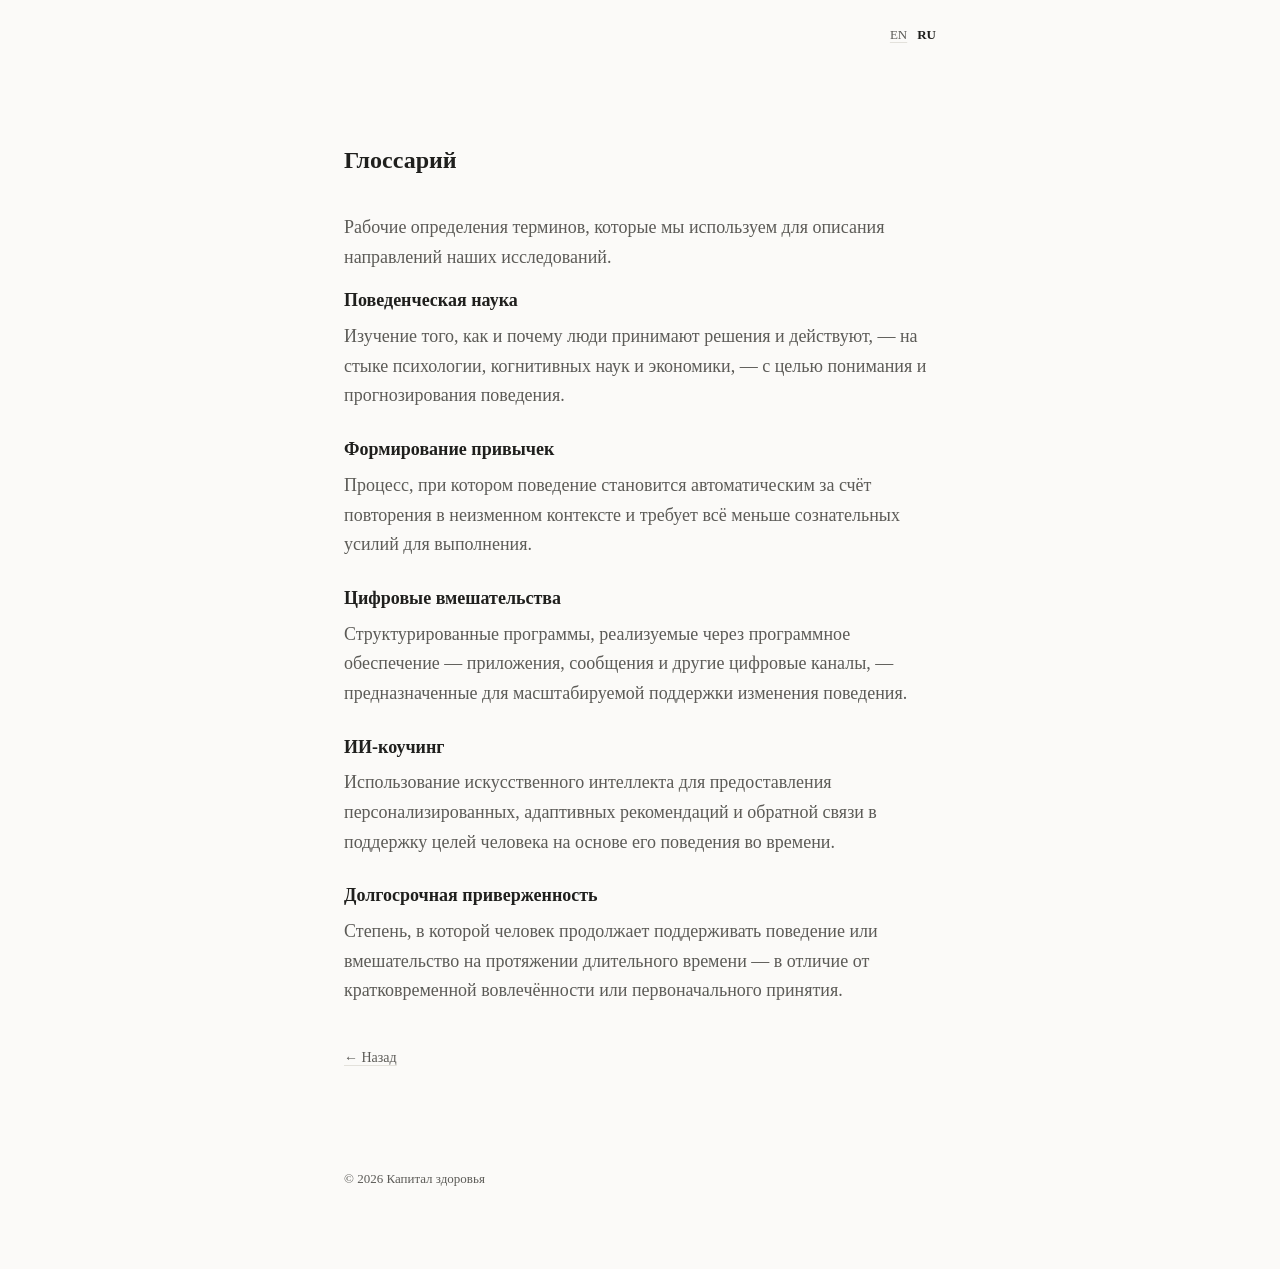
<file: ru/glossary.html>
<!doctype html>
<html lang="ru">
<head>
<meta charset="utf-8">
<meta name="viewport" content="width=device-width, initial-scale=1">
<title>Глоссарий — Капитал здоровья</title>
<meta name="description" content="Определения ключевых терминов, которые использует Капитал здоровья в своих исследованиях: поведенческая наука, формирование привычек, цифровые вмешательства, ИИ-коучинг и долгосрочная приверженность.">
<link rel="stylesheet" href="../styles.css">
</head>
<body>

<div class="wrap page-content">
  <div class="lang-switch">
    <a href="../glossary.html">EN</a>
    <span class="active">RU</span>
  </div>
  <h1>Глоссарий</h1>

  <section>
    <p>Рабочие определения терминов, которые мы используем для описания направлений наших исследований.</p>

    <dl class="glossary-list">
      <dt>Поведенческая наука</dt>
      <dd>Изучение того, как и почему люди принимают решения и действуют, — на стыке психологии, когнитивных наук и экономики, — с целью понимания и прогнозирования поведения.</dd>

      <dt>Формирование привычек</dt>
      <dd>Процесс, при котором поведение становится автоматическим за счёт повторения в неизменном контексте и требует всё меньше сознательных усилий для выполнения.</dd>

      <dt>Цифровые вмешательства</dt>
      <dd>Структурированные программы, реализуемые через программное обеспечение — приложения, сообщения и другие цифровые каналы, — предназначенные для масштабируемой поддержки изменения поведения.</dd>

      <dt>ИИ-коучинг</dt>
      <dd>Использование искусственного интеллекта для предоставления персонализированных, адаптивных рекомендаций и обратной связи в поддержку целей человека на основе его поведения во времени.</dd>

      <dt>Долгосрочная приверженность</dt>
      <dd>Степень, в которой человек продолжает поддерживать поведение или вмешательство на протяжении длительного времени — в отличие от кратковременной вовлечённости или первоначального принятия.</dd>
    </dl>

    <a class="back-link" href="index.html" onclick="if (history.length > 1) { history.back(); return false; }">&larr; Назад</a>
  </section>

  <footer>
    <p class="copyright">© 2026 Капитал здоровья</p>
  </footer>
</div>

</body>
</html>
</file>
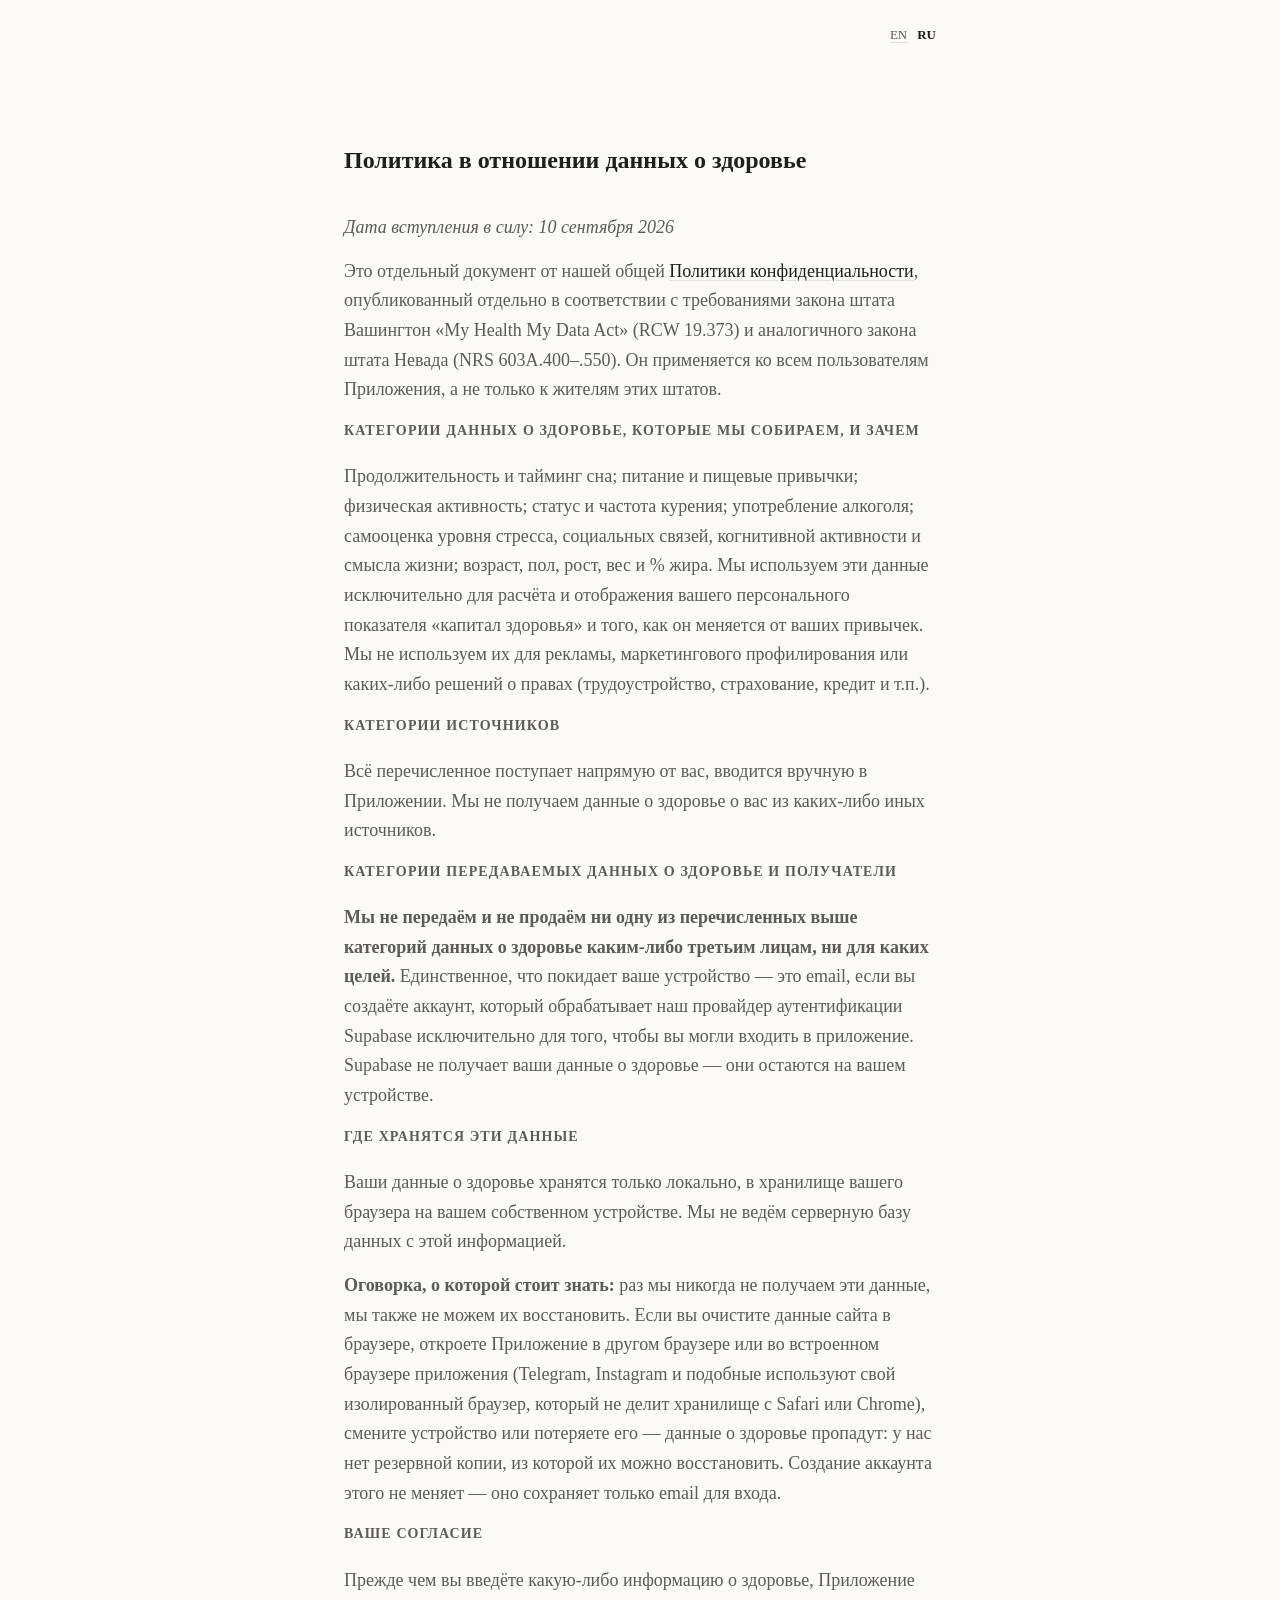
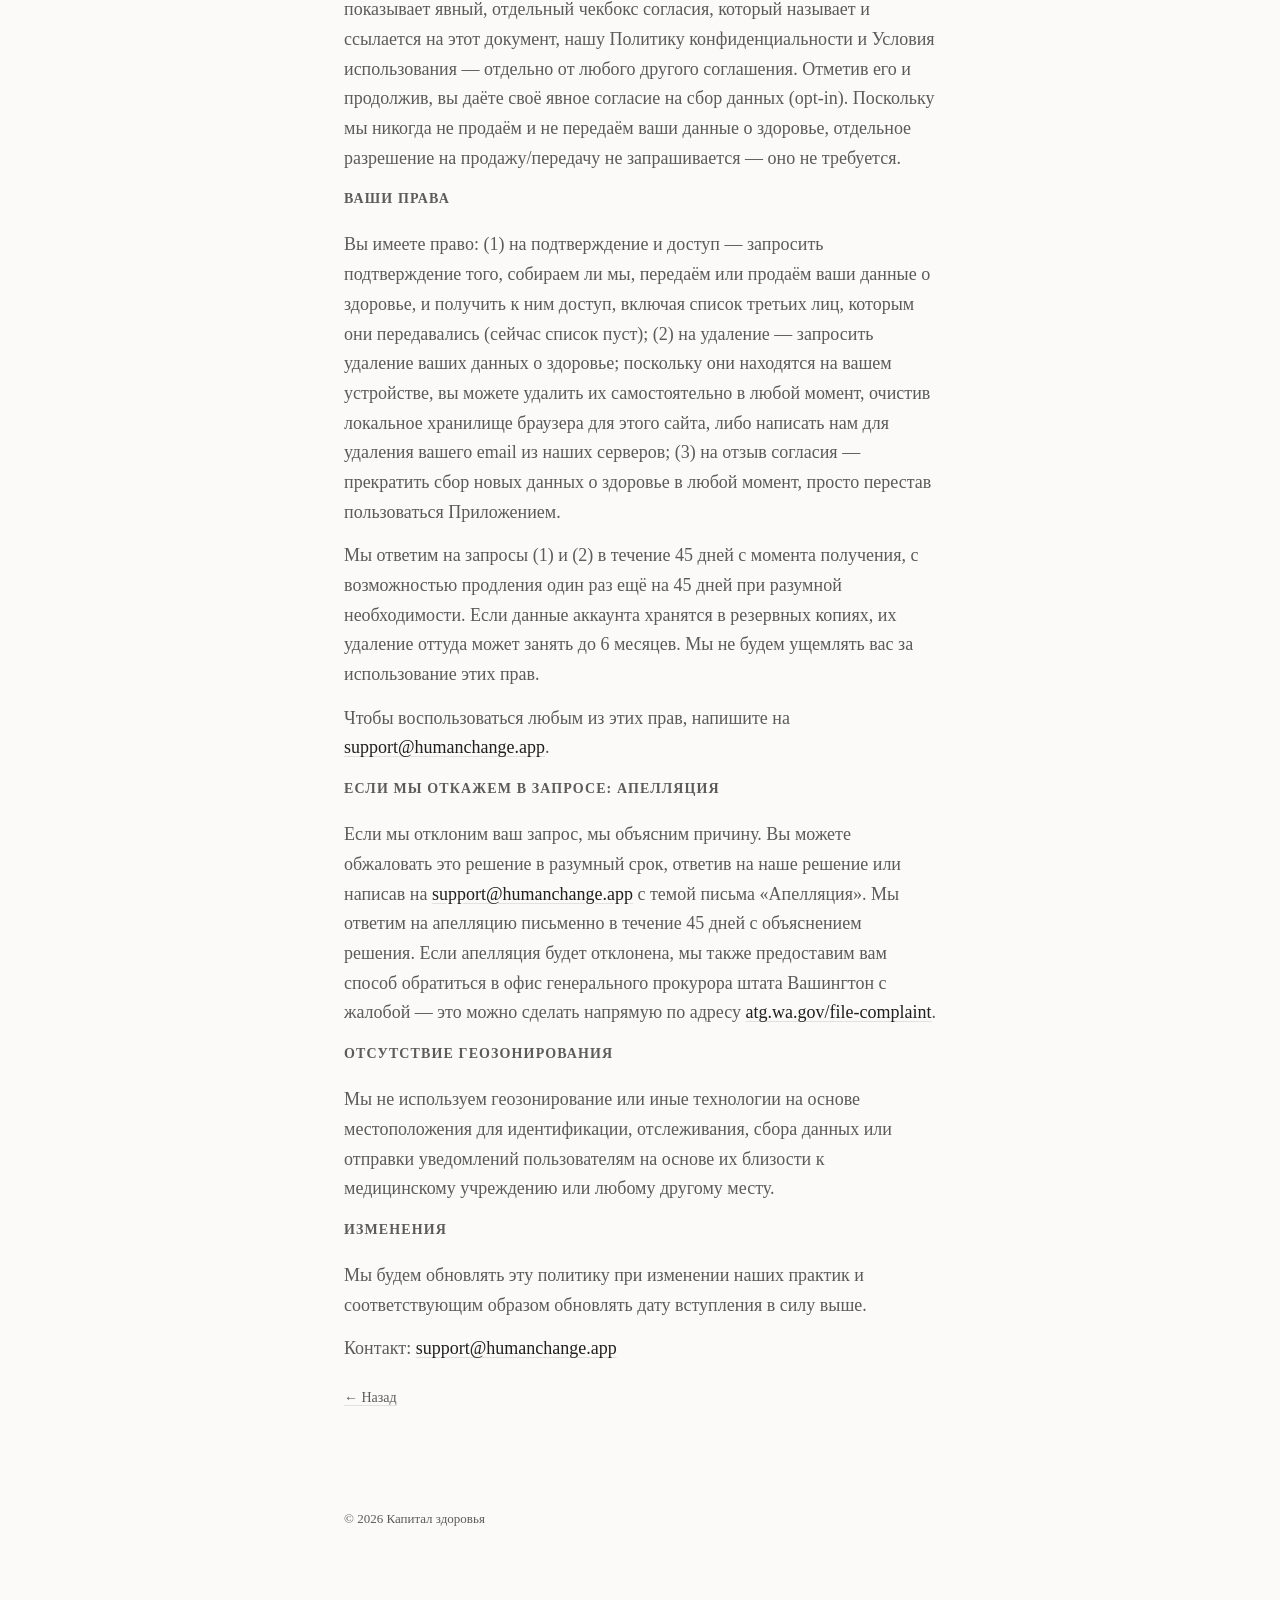
<file: ru/health-data.html>
<!doctype html>
<html lang="ru">
<head>
<meta charset="utf-8">
<meta name="viewport" content="width=device-width, initial-scale=1">
<title>Политика в отношении данных о здоровье — Капитал здоровья</title>
<link rel="stylesheet" href="../styles.css">
</head>
<body>

<div class="wrap page-content">
  <div class="lang-switch">
    <a href="../health-data.html">EN</a>
    <span class="active">RU</span>
  </div>
  <h1>Политика в отношении данных о здоровье</h1>

  <section>
    <p><em>Дата вступления в силу: 10 сентября 2026</em></p>

    <p>Это отдельный документ от нашей общей <a href="privacy.html">Политики конфиденциальности</a>, опубликованный отдельно в соответствии с требованиями закона штата Вашингтон «My Health My Data Act» (RCW 19.373) и аналогичного закона штата Невада (NRS 603A.400–.550). Он применяется ко всем пользователям Приложения, а не только к жителям этих штатов.</p>

    <h2>Категории данных о здоровье, которые мы собираем, и зачем</h2>
    <p>Продолжительность и тайминг сна; питание и пищевые привычки; физическая активность; статус и частота курения; употребление алкоголя; самооценка уровня стресса, социальных связей, когнитивной активности и смысла жизни; возраст, пол, рост, вес и % жира. Мы используем эти данные исключительно для расчёта и отображения вашего персонального показателя «капитал здоровья» и того, как он меняется от ваших привычек. Мы не используем их для рекламы, маркетингового профилирования или каких-либо решений о правах (трудоустройство, страхование, кредит и т.п.).</p>

    <h2>Категории источников</h2>
    <p>Всё перечисленное поступает напрямую от вас, вводится вручную в Приложении. Мы не получаем данные о здоровье о вас из каких-либо иных источников.</p>

    <h2>Категории передаваемых данных о здоровье и получатели</h2>
    <p><strong>Мы не передаём и не продаём ни одну из перечисленных выше категорий данных о здоровье каким-либо третьим лицам, ни для каких целей.</strong> Единственное, что покидает ваше устройство — это email, если вы создаёте аккаунт, который обрабатывает наш провайдер аутентификации Supabase исключительно для того, чтобы вы могли входить в приложение. Supabase не получает ваши данные о здоровье — они остаются на вашем устройстве.</p>

    <h2>Где хранятся эти данные</h2>
    <p>Ваши данные о здоровье хранятся только локально, в хранилище вашего браузера на вашем собственном устройстве. Мы не ведём серверную базу данных с этой информацией.</p>
    <p><strong>Оговорка, о которой стоит знать:</strong> раз мы никогда не получаем эти данные, мы также не можем их восстановить. Если вы очистите данные сайта в браузере, откроете Приложение в другом браузере или во встроенном браузере приложения (Telegram, Instagram и подобные используют свой изолированный браузер, который не делит хранилище с Safari или Chrome), смените устройство или потеряете его — данные о здоровье пропадут: у нас нет резервной копии, из которой их можно восстановить. Создание аккаунта этого не меняет — оно сохраняет только email для входа.</p>

    <h2>Ваше согласие</h2>
    <p>Прежде чем вы введёте какую-либо информацию о здоровье, Приложение показывает явный, отдельный чекбокс согласия, который называет и ссылается на этот документ, нашу Политику конфиденциальности и Условия использования — отдельно от любого другого соглашения. Отметив его и продолжив, вы даёте своё явное согласие на сбор данных (opt-in). Поскольку мы никогда не продаём и не передаём ваши данные о здоровье, отдельное разрешение на продажу/передачу не запрашивается — оно не требуется.</p>

    <h2>Ваши права</h2>
    <p>Вы имеете право: (1) на подтверждение и доступ — запросить подтверждение того, собираем ли мы, передаём или продаём ваши данные о здоровье, и получить к ним доступ, включая список третьих лиц, которым они передавались (сейчас список пуст); (2) на удаление — запросить удаление ваших данных о здоровье; поскольку они находятся на вашем устройстве, вы можете удалить их самостоятельно в любой момент, очистив локальное хранилище браузера для этого сайта, либо написать нам для удаления вашего email из наших серверов; (3) на отзыв согласия — прекратить сбор новых данных о здоровье в любой момент, просто перестав пользоваться Приложением.</p>
    <p>Мы ответим на запросы (1) и (2) в течение 45 дней с момента получения, с возможностью продления один раз ещё на 45 дней при разумной необходимости. Если данные аккаунта хранятся в резервных копиях, их удаление оттуда может занять до 6 месяцев. Мы не будем ущемлять вас за использование этих прав.</p>
    <p>Чтобы воспользоваться любым из этих прав, напишите на <a href="mailto:support@humanchange.app">support@humanchange.app</a>.</p>

    <h2>Если мы откажем в запросе: апелляция</h2>
    <p>Если мы отклоним ваш запрос, мы объясним причину. Вы можете обжаловать это решение в разумный срок, ответив на наше решение или написав на <a href="mailto:support@humanchange.app">support@humanchange.app</a> с темой письма «Апелляция». Мы ответим на апелляцию письменно в течение 45 дней с объяснением решения. Если апелляция будет отклонена, мы также предоставим вам способ обратиться в офис генерального прокурора штата Вашингтон с жалобой — это можно сделать напрямую по адресу <a href="https://www.atg.wa.gov/file-complaint" target="_blank" rel="noopener noreferrer">atg.wa.gov/file-complaint</a>.</p>

    <h2>Отсутствие геозонирования</h2>
    <p>Мы не используем геозонирование или иные технологии на основе местоположения для идентификации, отслеживания, сбора данных или отправки уведомлений пользователям на основе их близости к медицинскому учреждению или любому другому месту.</p>

    <h2>Изменения</h2>
    <p>Мы будем обновлять эту политику при изменении наших практик и соответствующим образом обновлять дату вступления в силу выше.</p>

    <p>Контакт: <a href="mailto:support@humanchange.app">support@humanchange.app</a></p>
    <a class="back-link" href="index.html" onclick="if (history.length > 1) { history.back(); return false; }">&larr; Назад</a>
  </section>

  <footer>
    <p class="copyright">© 2026 Капитал здоровья</p>
  </footer>
</div>

</body>
</html>
</file>
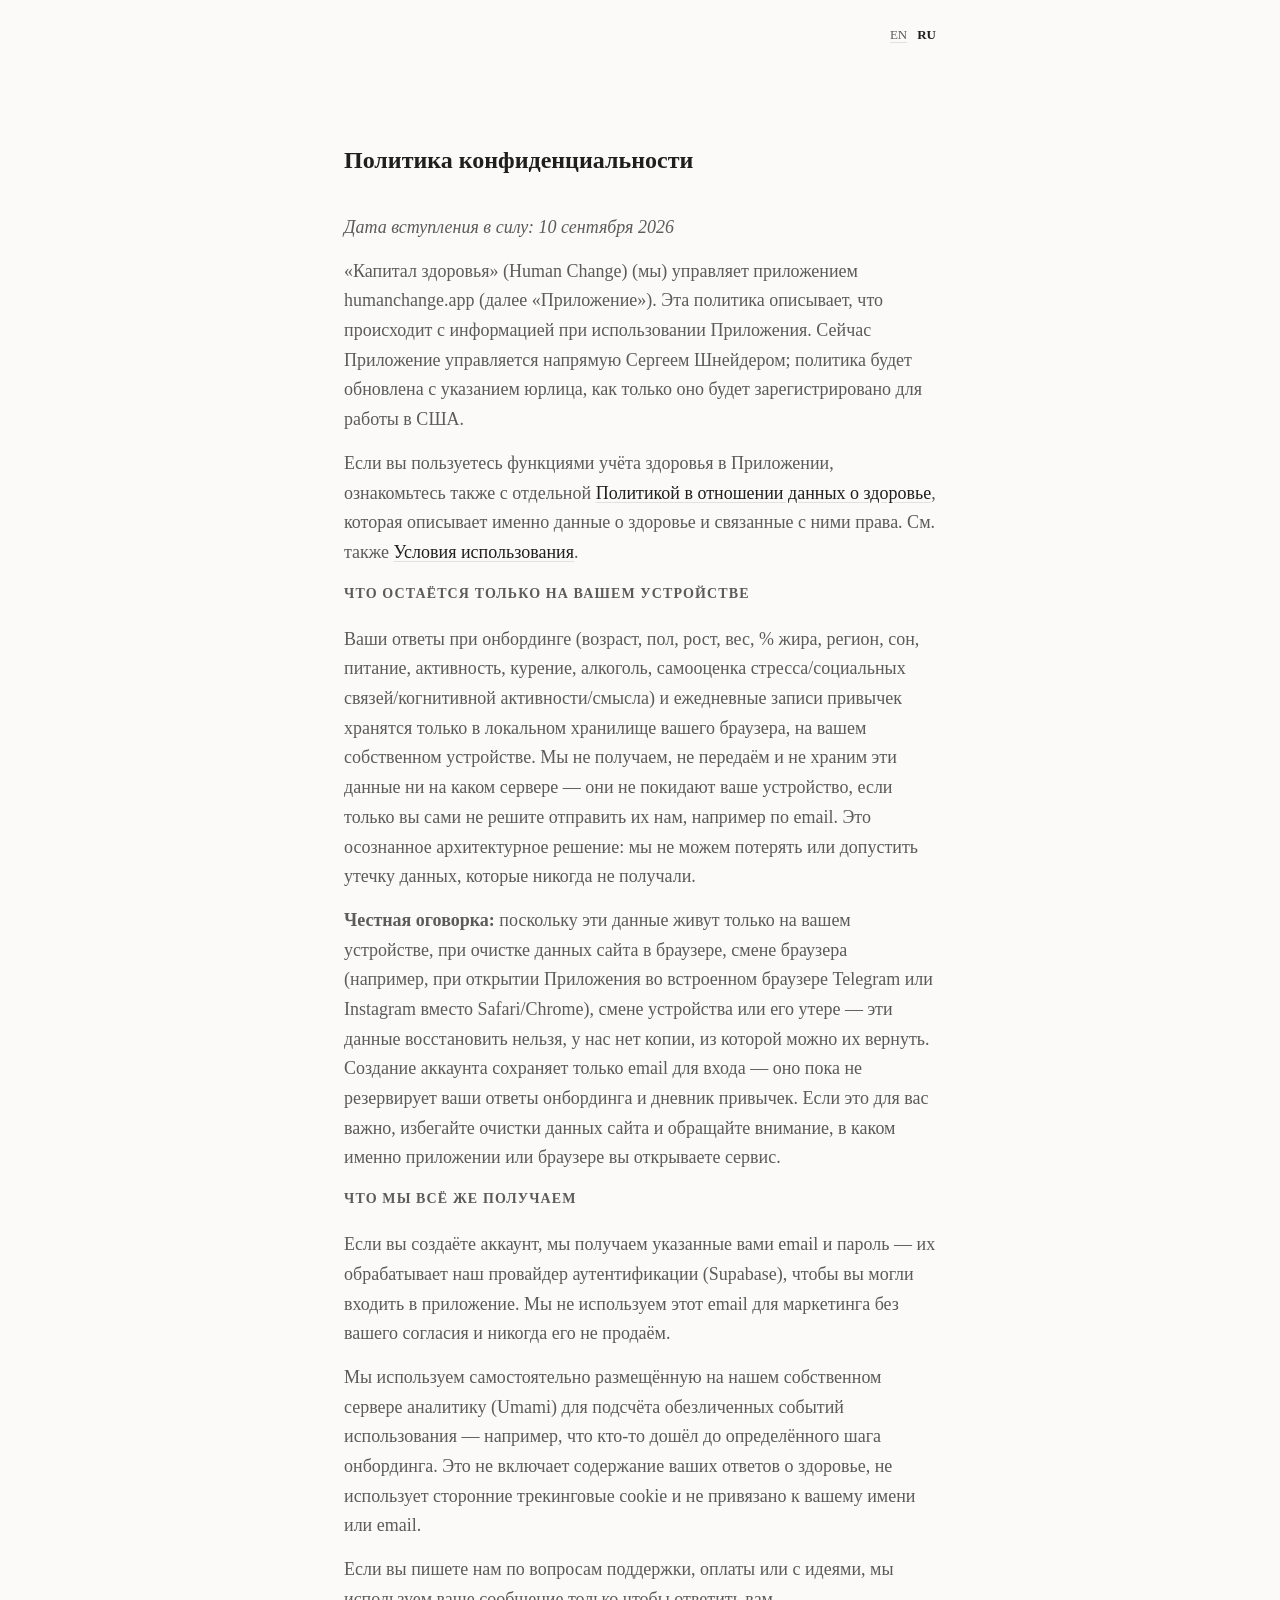
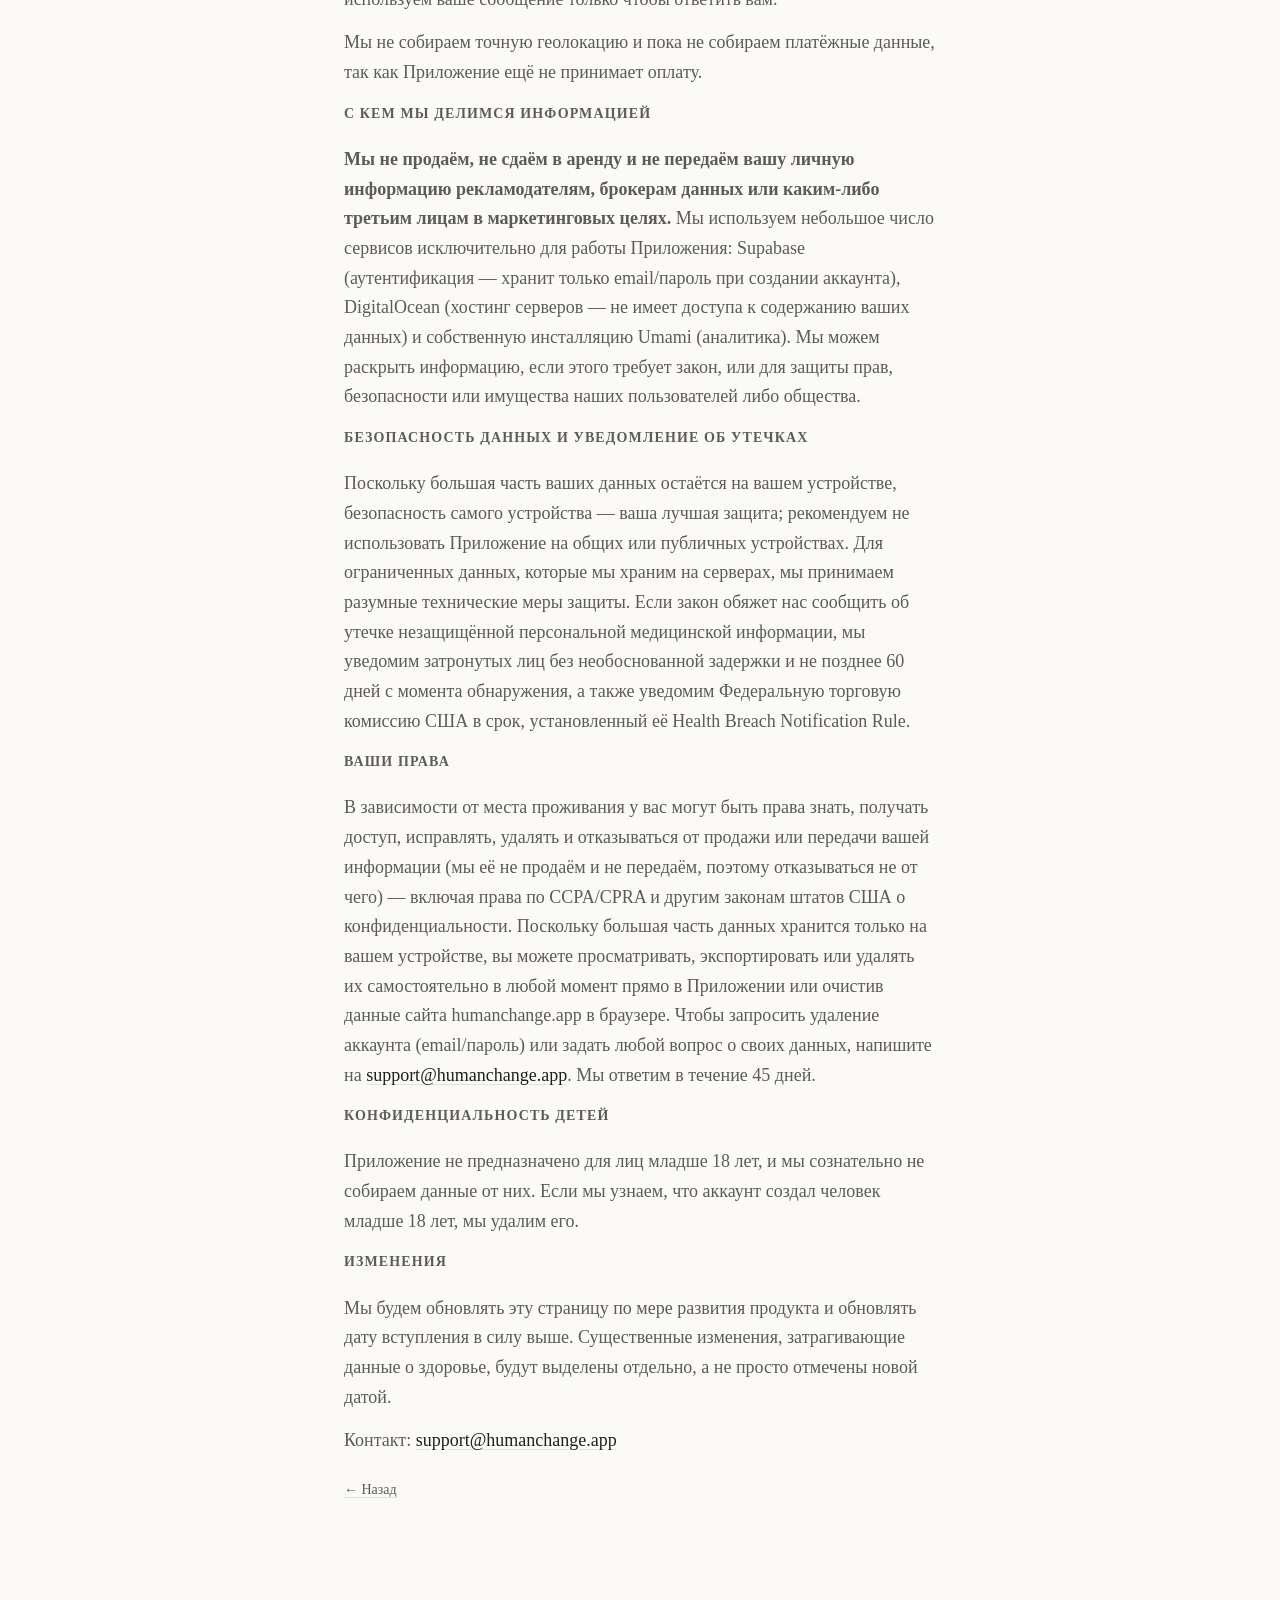
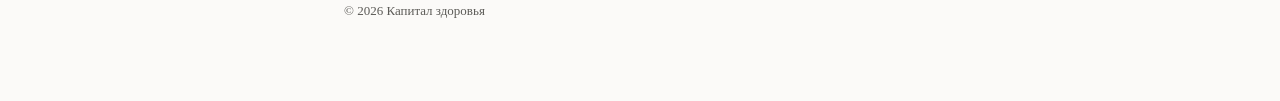
<file: ru/privacy.html>
<!doctype html>
<html lang="ru">
<head>
<meta charset="utf-8">
<meta name="viewport" content="width=device-width, initial-scale=1">
<title>Политика конфиденциальности — Капитал здоровья</title>
<link rel="stylesheet" href="../styles.css">
</head>
<body>

<div class="wrap page-content">
  <div class="lang-switch">
    <a href="../privacy.html">EN</a>
    <span class="active">RU</span>
  </div>
  <h1>Политика конфиденциальности</h1>

  <section>
    <p><em>Дата вступления в силу: 10 сентября 2026</em></p>

    <p>«Капитал здоровья» (Human Change) (мы) управляет приложением humanchange.app (далее «Приложение»). Эта политика описывает, что происходит с информацией при использовании Приложения. Сейчас Приложение управляется напрямую Сергеем Шнейдером; политика будет обновлена с указанием юрлица, как только оно будет зарегистрировано для работы в США.</p>

    <p>Если вы пользуетесь функциями учёта здоровья в Приложении, ознакомьтесь также с отдельной <a href="health-data.html">Политикой в отношении данных о здоровье</a>, которая описывает именно данные о здоровье и связанные с ними права. См. также <a href="terms.html">Условия использования</a>.</p>

    <h2>Что остаётся только на вашем устройстве</h2>
    <p>Ваши ответы при онбординге (возраст, пол, рост, вес, % жира, регион, сон, питание, активность, курение, алкоголь, самооценка стресса/социальных связей/когнитивной активности/смысла) и ежедневные записи привычек хранятся только в локальном хранилище вашего браузера, на вашем собственном устройстве. Мы не получаем, не передаём и не храним эти данные ни на каком сервере — они не покидают ваше устройство, если только вы сами не решите отправить их нам, например по email. Это осознанное архитектурное решение: мы не можем потерять или допустить утечку данных, которые никогда не получали.</p>
    <p><strong>Честная оговорка:</strong> поскольку эти данные живут только на вашем устройстве, при очистке данных сайта в браузере, смене браузера (например, при открытии Приложения во встроенном браузере Telegram или Instagram вместо Safari/Chrome), смене устройства или его утере — эти данные восстановить нельзя, у нас нет копии, из которой можно их вернуть. Создание аккаунта сохраняет только email для входа — оно пока не резервирует ваши ответы онбординга и дневник привычек. Если это для вас важно, избегайте очистки данных сайта и обращайте внимание, в каком именно приложении или браузере вы открываете сервис.</p>

    <h2>Что мы всё же получаем</h2>
    <p>Если вы создаёте аккаунт, мы получаем указанные вами email и пароль — их обрабатывает наш провайдер аутентификации (Supabase), чтобы вы могли входить в приложение. Мы не используем этот email для маркетинга без вашего согласия и никогда его не продаём.</p>
    <p>Мы используем самостоятельно размещённую на нашем собственном сервере аналитику (Umami) для подсчёта обезличенных событий использования — например, что кто-то дошёл до определённого шага онбординга. Это не включает содержание ваших ответов о здоровье, не использует сторонние трекинговые cookie и не привязано к вашему имени или email.</p>
    <p>Если вы пишете нам по вопросам поддержки, оплаты или с идеями, мы используем ваше сообщение только чтобы ответить вам.</p>
    <p>Мы не собираем точную геолокацию и пока не собираем платёжные данные, так как Приложение ещё не принимает оплату.</p>

    <h2>С кем мы делимся информацией</h2>
    <p><strong>Мы не продаём, не сдаём в аренду и не передаём вашу личную информацию рекламодателям, брокерам данных или каким-либо третьим лицам в маркетинговых целях.</strong> Мы используем небольшое число сервисов исключительно для работы Приложения: Supabase (аутентификация — хранит только email/пароль при создании аккаунта), DigitalOcean (хостинг серверов — не имеет доступа к содержанию ваших данных) и собственную инсталляцию Umami (аналитика). Мы можем раскрыть информацию, если этого требует закон, или для защиты прав, безопасности или имущества наших пользователей либо общества.</p>

    <h2>Безопасность данных и уведомление об утечках</h2>
    <p>Поскольку большая часть ваших данных остаётся на вашем устройстве, безопасность самого устройства — ваша лучшая защита; рекомендуем не использовать Приложение на общих или публичных устройствах. Для ограниченных данных, которые мы храним на серверах, мы принимаем разумные технические меры защиты. Если закон обяжет нас сообщить об утечке незащищённой персональной медицинской информации, мы уведомим затронутых лиц без необоснованной задержки и не позднее 60 дней с момента обнаружения, а также уведомим Федеральную торговую комиссию США в срок, установленный её Health Breach Notification Rule.</p>

    <h2>Ваши права</h2>
    <p>В зависимости от места проживания у вас могут быть права знать, получать доступ, исправлять, удалять и отказываться от продажи или передачи вашей информации (мы её не продаём и не передаём, поэтому отказываться не от чего) — включая права по CCPA/CPRA и другим законам штатов США о конфиденциальности. Поскольку большая часть данных хранится только на вашем устройстве, вы можете просматривать, экспортировать или удалять их самостоятельно в любой момент прямо в Приложении или очистив данные сайта humanchange.app в браузере. Чтобы запросить удаление аккаунта (email/пароль) или задать любой вопрос о своих данных, напишите на <a href="mailto:support@humanchange.app">support@humanchange.app</a>. Мы ответим в течение 45 дней.</p>

    <h2>Конфиденциальность детей</h2>
    <p>Приложение не предназначено для лиц младше 18 лет, и мы сознательно не собираем данные от них. Если мы узнаем, что аккаунт создал человек младше 18 лет, мы удалим его.</p>

    <h2>Изменения</h2>
    <p>Мы будем обновлять эту страницу по мере развития продукта и обновлять дату вступления в силу выше. Существенные изменения, затрагивающие данные о здоровье, будут выделены отдельно, а не просто отмечены новой датой.</p>

    <p>Контакт: <a href="mailto:support@humanchange.app">support@humanchange.app</a></p>
    <a class="back-link" href="index.html" onclick="if (history.length > 1) { history.back(); return false; }">&larr; Назад</a>
  </section>

  <footer>
    <p class="copyright">© 2026 Капитал здоровья</p>
  </footer>
</div>

</body>
</html>
</file>
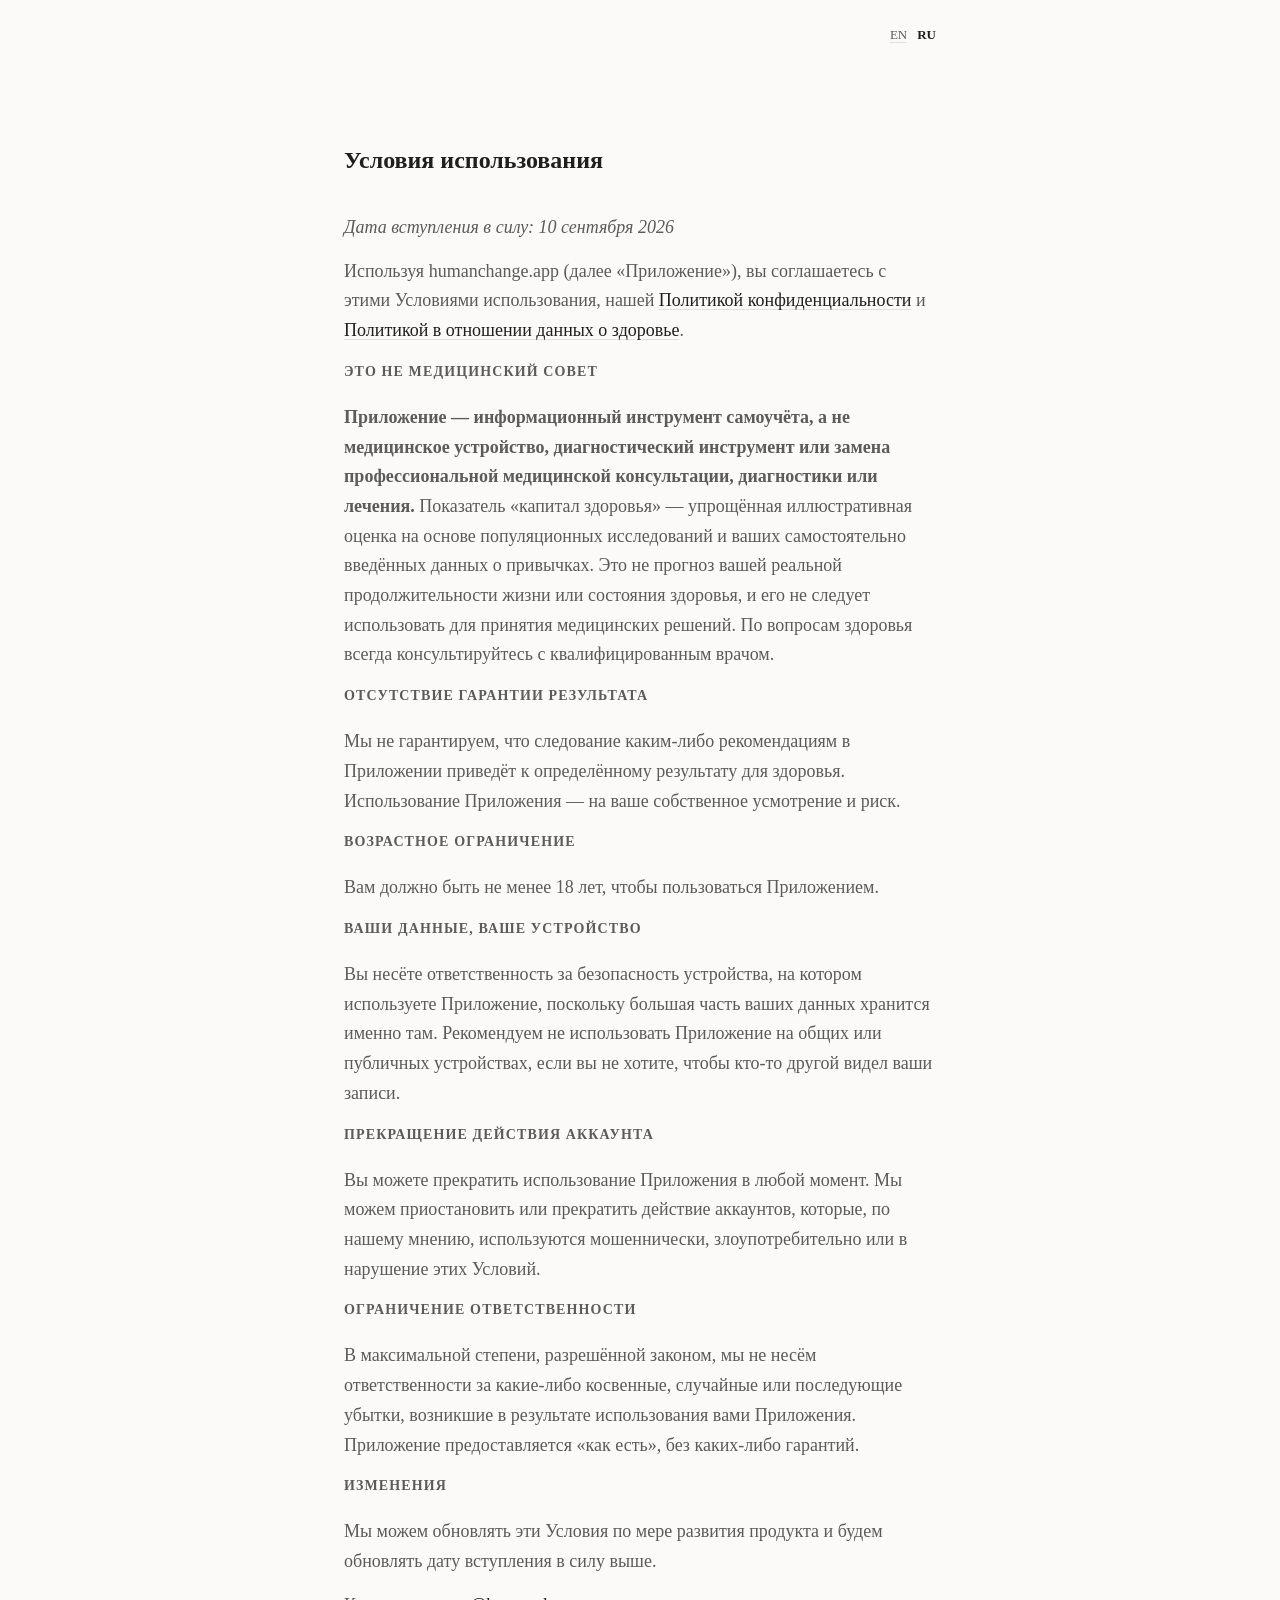
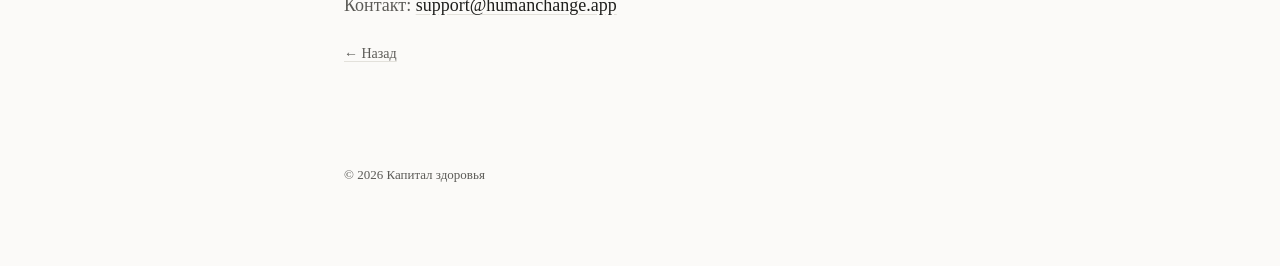
<file: ru/terms.html>
<!doctype html>
<html lang="ru">
<head>
<meta charset="utf-8">
<meta name="viewport" content="width=device-width, initial-scale=1">
<title>Условия использования — Капитал здоровья</title>
<link rel="stylesheet" href="../styles.css">
</head>
<body>

<div class="wrap page-content">
  <div class="lang-switch">
    <a href="../terms.html">EN</a>
    <span class="active">RU</span>
  </div>
  <h1>Условия использования</h1>

  <section>
    <p><em>Дата вступления в силу: 10 сентября 2026</em></p>

    <p>Используя humanchange.app (далее «Приложение»), вы соглашаетесь с этими Условиями использования, нашей <a href="privacy.html">Политикой конфиденциальности</a> и <a href="health-data.html">Политикой в отношении данных о здоровье</a>.</p>

    <h2>Это не медицинский совет</h2>
    <p><strong>Приложение — информационный инструмент самоучёта, а не медицинское устройство, диагностический инструмент или замена профессиональной медицинской консультации, диагностики или лечения.</strong> Показатель «капитал здоровья» — упрощённая иллюстративная оценка на основе популяционных исследований и ваших самостоятельно введённых данных о привычках. Это не прогноз вашей реальной продолжительности жизни или состояния здоровья, и его не следует использовать для принятия медицинских решений. По вопросам здоровья всегда консультируйтесь с квалифицированным врачом.</p>

    <h2>Отсутствие гарантии результата</h2>
    <p>Мы не гарантируем, что следование каким-либо рекомендациям в Приложении приведёт к определённому результату для здоровья. Использование Приложения — на ваше собственное усмотрение и риск.</p>

    <h2>Возрастное ограничение</h2>
    <p>Вам должно быть не менее 18 лет, чтобы пользоваться Приложением.</p>

    <h2>Ваши данные, ваше устройство</h2>
    <p>Вы несёте ответственность за безопасность устройства, на котором используете Приложение, поскольку большая часть ваших данных хранится именно там. Рекомендуем не использовать Приложение на общих или публичных устройствах, если вы не хотите, чтобы кто-то другой видел ваши записи.</p>

    <h2>Прекращение действия аккаунта</h2>
    <p>Вы можете прекратить использование Приложения в любой момент. Мы можем приостановить или прекратить действие аккаунтов, которые, по нашему мнению, используются мошеннически, злоупотребительно или в нарушение этих Условий.</p>

    <h2>Ограничение ответственности</h2>
    <p>В максимальной степени, разрешённой законом, мы не несём ответственности за какие-либо косвенные, случайные или последующие убытки, возникшие в результате использования вами Приложения. Приложение предоставляется «как есть», без каких-либо гарантий.</p>

    <h2>Изменения</h2>
    <p>Мы можем обновлять эти Условия по мере развития продукта и будем обновлять дату вступления в силу выше.</p>

    <p>Контакт: <a href="mailto:support@humanchange.app">support@humanchange.app</a></p>
    <a class="back-link" href="index.html" onclick="if (history.length > 1) { history.back(); return false; }">&larr; Назад</a>
  </section>

  <footer>
    <p class="copyright">© 2026 Капитал здоровья</p>
  </footer>
</div>

</body>
</html>
</file>
<file: styles.css>
:root {
  --bg: #fbfaf8;
  --text: #1f1f1d;
  --muted: #5c5b57;
  --line: #e3e1db;
  --max-width: 640px;
}

* {
  box-sizing: border-box;
}

html {
  -webkit-text-size-adjust: 100%;
}

body {
  margin: 0;
  background: var(--bg);
  color: var(--text);
  font-family: "Iowan Old Style", "Palatino Linotype", Palatino, Georgia, "Times New Roman", serif;
  line-height: 1.65;
  font-size: 18px;
}

.wrap {
  max-width: var(--max-width);
  margin: 0 auto;
  padding: 0 24px;
}

.lang-switch {
  display: flex;
  justify-content: flex-end;
  gap: 10px;
  padding-top: 24px;
  font-size: 13px;
  color: var(--muted);
}

.lang-switch a {
  color: var(--muted);
}

.lang-switch span.active {
  color: var(--text);
  font-weight: 600;
}

header.hero {
  padding: 96px 0 64px;
  border-bottom: 1px solid var(--line);
}

header.hero h1 {
  font-size: 28px;
  font-weight: 600;
  letter-spacing: 0.02em;
  margin: 0 0 20px;
}

header.hero p {
  margin: 0;
  color: var(--muted);
  font-size: 19px;
  max-width: 34em;
}

header.hero p.cta {
  margin-top: 28px;
}

.cta-button {
  display: inline-block;
  padding: 10px 22px;
  background: var(--text);
  color: var(--bg);
  text-decoration: none;
  border-radius: 4px;
  font-size: 15px;
  font-weight: 600;
}

.cta-button:hover {
  opacity: 0.85;
}

main section {
  padding: 56px 0;
  border-bottom: 1px solid var(--line);
}

main section:last-of-type {
  border-bottom: none;
}

h2 {
  font-size: 14px;
  font-weight: 600;
  text-transform: uppercase;
  letter-spacing: 0.08em;
  color: var(--muted);
  margin: 0 0 20px;
}

section p {
  margin: 0 0 14px;
}

section p:last-child {
  margin-bottom: 0;
}

ul.research-list {
  list-style: none;
  margin: 0;
  padding: 0;
}

ul.research-list li {
  padding: 10px 0;
  border-top: 1px solid var(--line);
}

ul.research-list li:first-child {
  border-top: none;
}

a {
  color: var(--text);
  text-decoration-color: var(--line);
  text-underline-offset: 3px;
}

a:hover {
  text-decoration-color: var(--text);
}

.contact-email {
  font-size: 20px;
}

footer {
  padding: 40px 0 80px;
}

footer .footer-links {
  display: flex;
  gap: 20px;
  margin-bottom: 16px;
  font-size: 14px;
}

footer .footer-links a {
  color: var(--muted);
}

footer .copyright {
  font-size: 13px;
  color: var(--muted);
  margin: 0;
}

.page-content h1 {
  font-size: 24px;
  margin: 96px 0 32px;
}

.page-content section {
  padding: 0 0 56px;
  border-bottom: none;
}

.page-content p {
  color: var(--muted);
}

.back-link {
  display: inline-block;
  margin-top: 8px;
  font-size: 14px;
  color: var(--muted);
}

.glossary-list {
  margin: 0 0 32px;
}

.glossary-list dt {
  color: var(--text);
  font-weight: 600;
  margin: 24px 0 6px;
}

.glossary-list dt:first-child {
  margin-top: 0;
}

.glossary-list dd {
  margin: 0;
  color: var(--muted);
}
</file>
